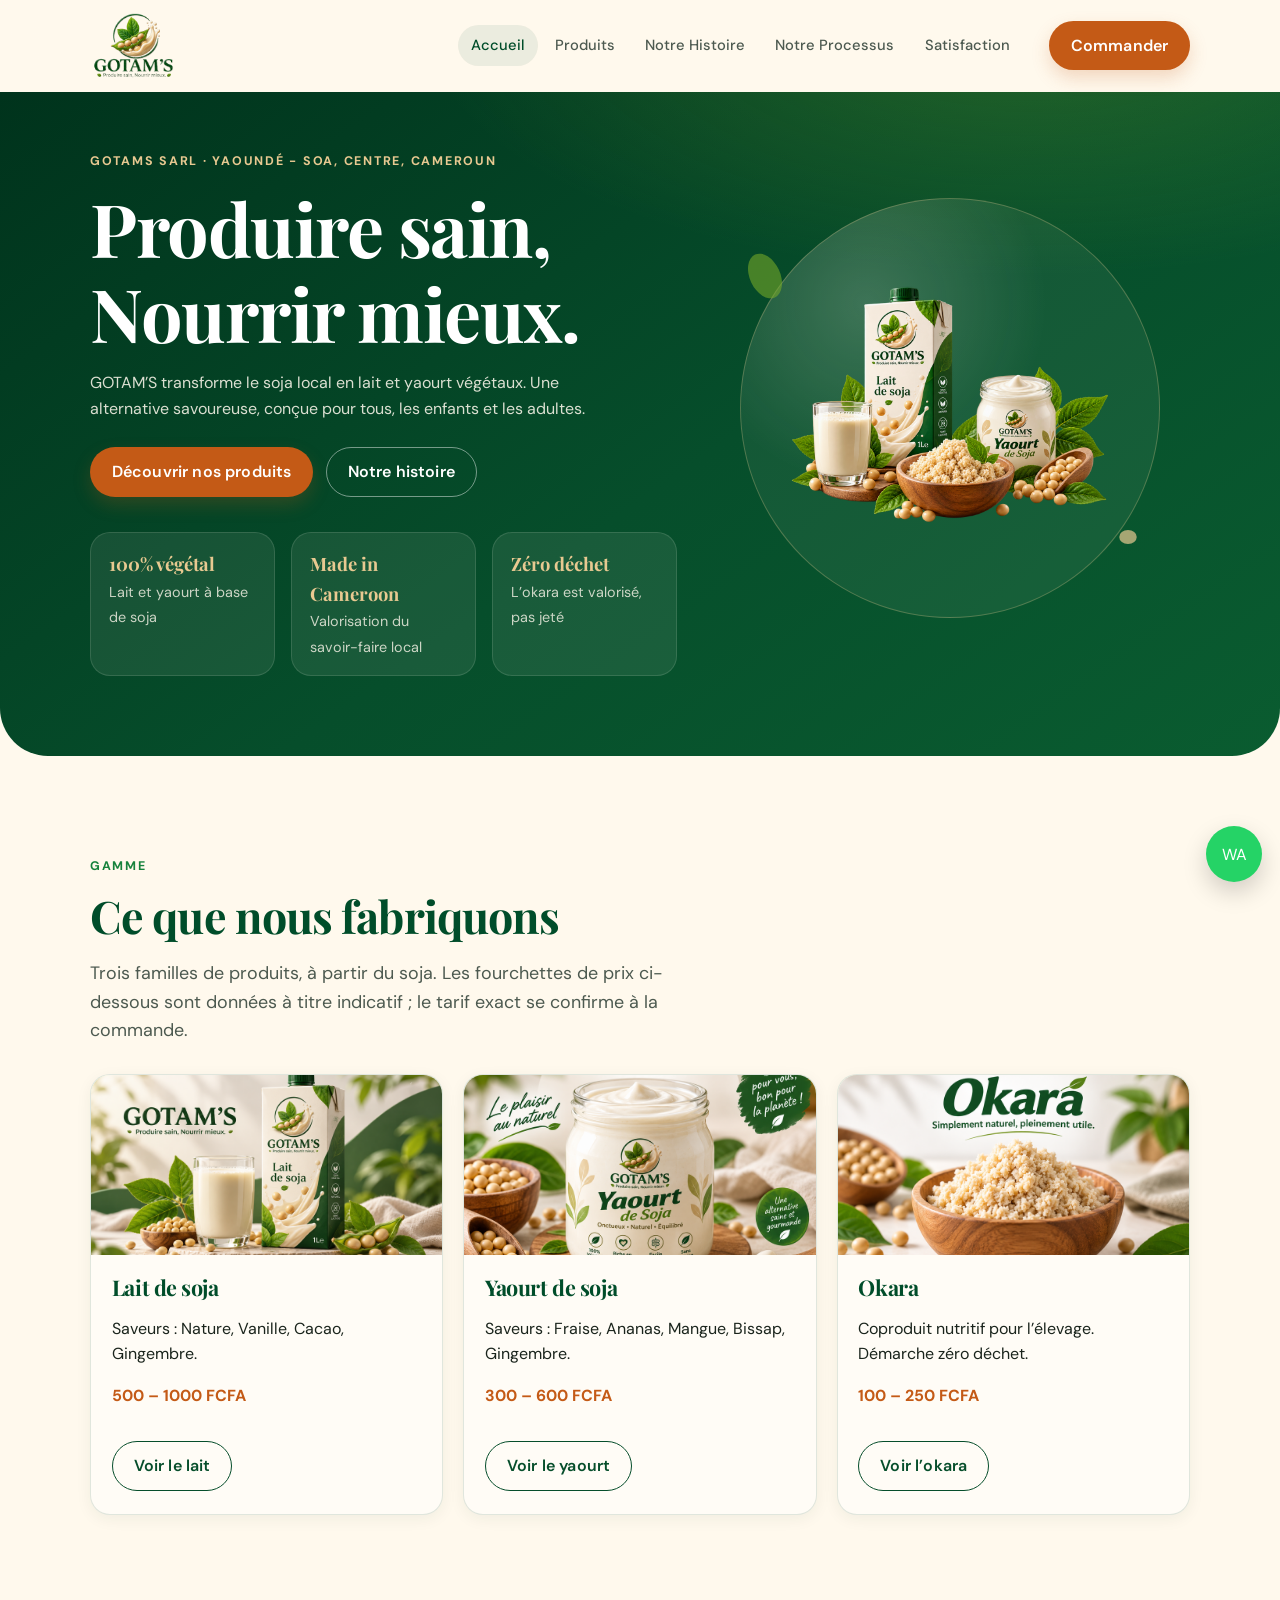
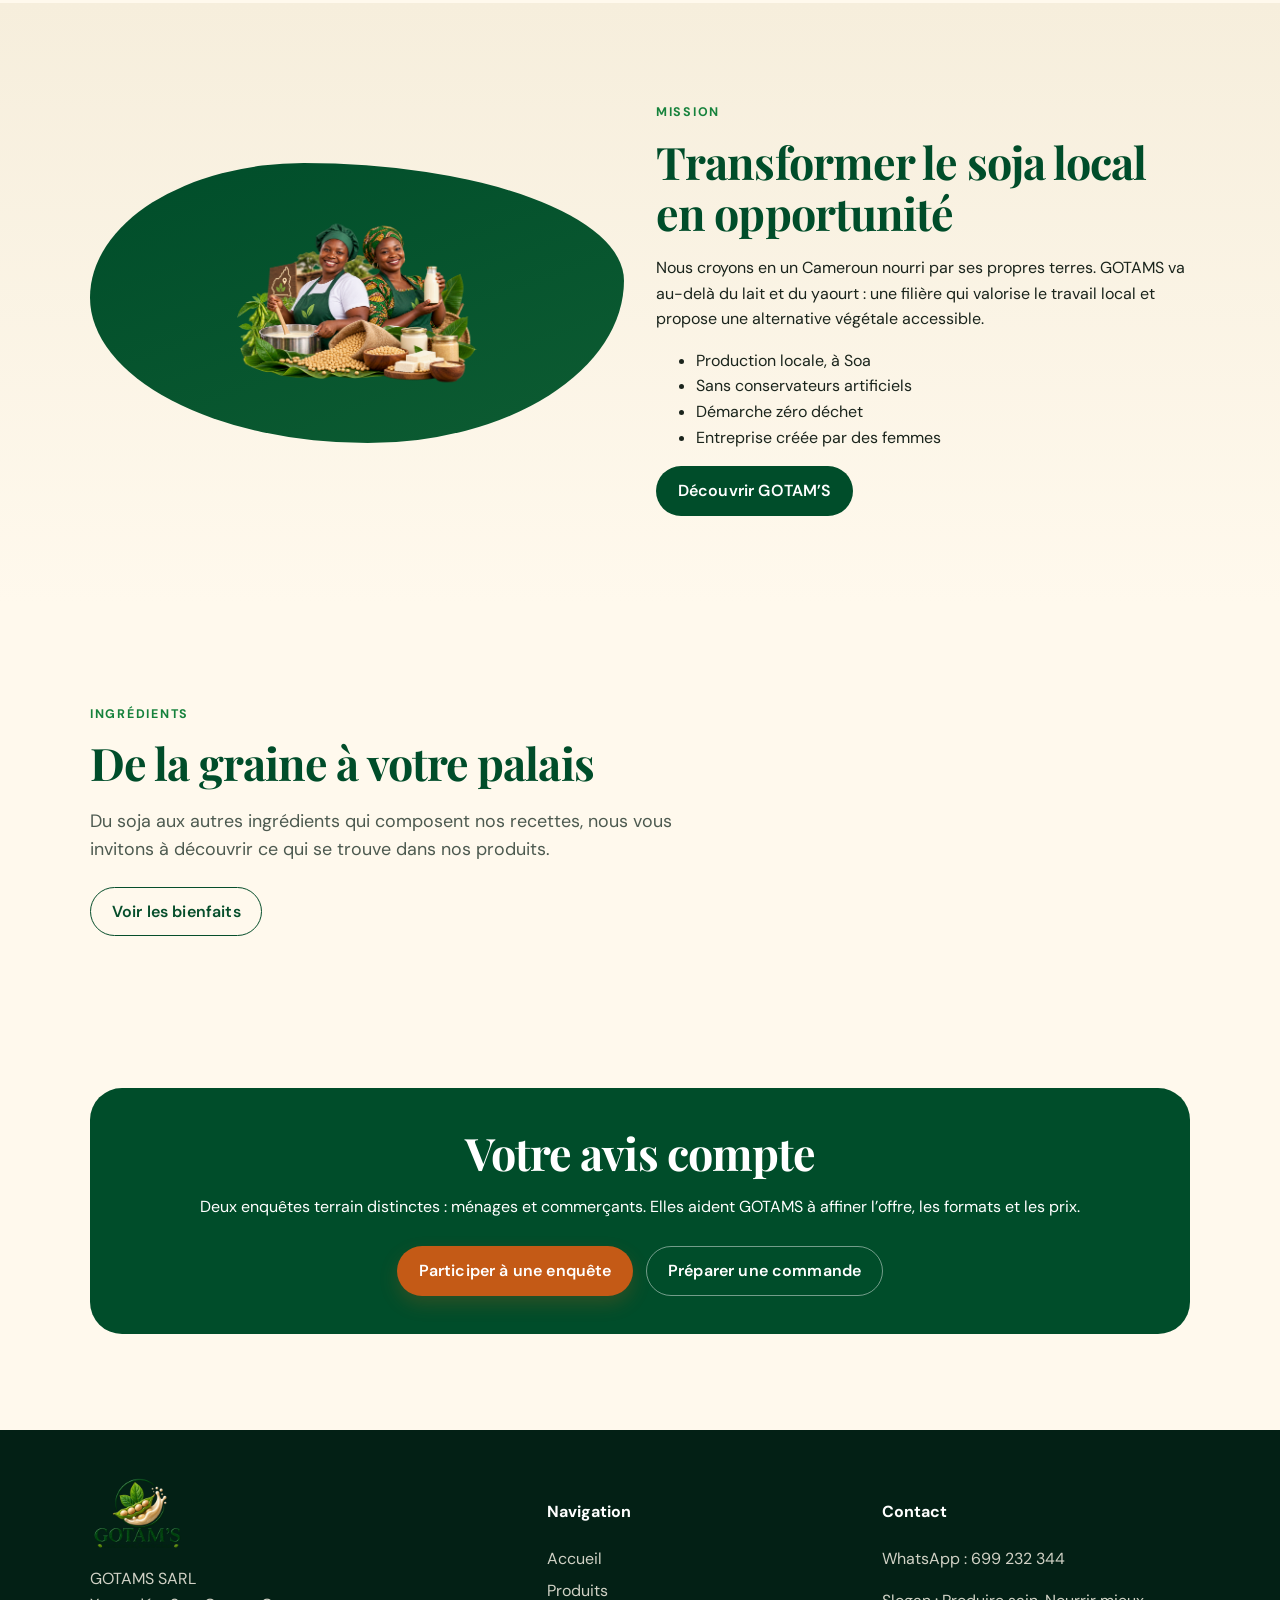
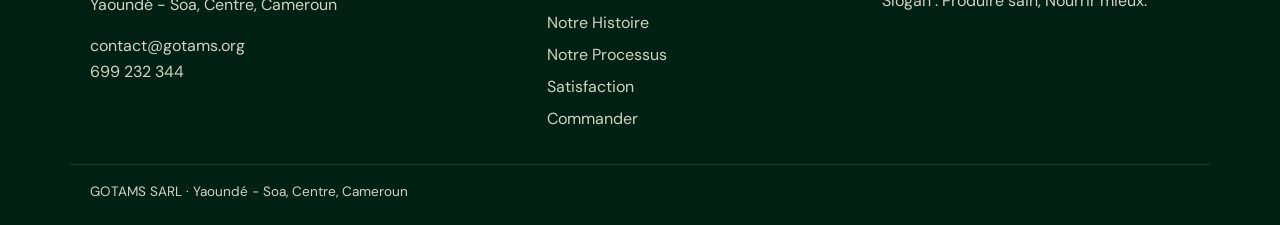
<file: index.html>
﻿<!doctype html>
<html lang="fr">
  <head>
    <meta charset="utf-8" />
    <meta name="viewport" content="width=device-width, initial-scale=1" />
    <title>GOTAM'S — Produire sain, Nourrir mieux.</title>
    <meta
      name="description"
      content="GOTAMS SARL, à Soa : lait et yaourt végétaux à base de soja, produits locaux au Cameroun."
    />
    <link rel="preconnect" href="https://fonts.googleapis.com" />
    <link rel="preconnect" href="https://fonts.gstatic.com" crossorigin />
    <link
      href="https://fonts.googleapis.com/css2?family=DM+Sans:ital,opsz,wght@0,9..40,400;0,9..40,500;0,9..40,600;0,9..40,700;1,9..40,400&family=Playfair+Display:wght@600;700&display=swap"
      rel="stylesheet"
    />
    <link rel="stylesheet" href="accueil/accueil.css" />
  </head>
  <body>
    <a class="skip-link" href="#contenu">Aller au contenu</a>
    <div class="page-progress" id="page-progress"></div>
    <header class="site-header">
      <div class="header-inner">
        <a class="brand" href="index.html">
          <img
            src="assets/images/logo/logo.png"
            alt="GOTAM'S — Produire sain, Nourrir mieux."
          />
        </a>
        <nav class="nav-desktop" aria-label="Navigation principale">
          <a class="is-active" href="index.html">Accueil</a>
          <a href="pages/nos-produits/nos-produits.html">Produits</a>
          <a href="pages/notre-histoire/notre-histoire.html">Notre Histoire</a>
          <a href="pages/notre-processus/notre-processus.html"
            >Notre Processus</a
          >
          <a href="pages/satisfaction/satisfaction.html">Satisfaction</a>
        </nav>
        <a class="btn btn-accent" href="pages/commander/commander.html"
          >Commander</a
        >
        <button
          class="nav-toggle"
          type="button"
          aria-label="Ouvrir le menu"
          aria-expanded="false"
        >
          <span></span><span></span><span></span>
        </button>
      </div>
    </header>
    <nav class="nav-mobile" aria-label="Navigation mobile">
      <a class="is-active" href="index.html">Accueil</a>
      <a href="pages/nos-produits/nos-produits.html">Produits</a>
      <a href="pages/notre-histoire/notre-histoire.html">Notre Histoire</a>
      <a href="pages/notre-processus/notre-processus.html">Notre Processus</a>
      <a href="pages/satisfaction/satisfaction.html">Satisfaction</a>
      <a class="btn btn-accent" href="pages/commander/commander.html"
        >Commander maintenant</a
      >
    </nav>

    <main id="contenu">
      <section class="hero hero-dark">
        <div class="container hero-grid">
          <div class="hero-copy">
            <p class="eyebrow" style="color: #e8c991">
              GOTAMS SARL · Yaoundé - Soa, Centre, Cameroun
            </p>
            <h1>Produire sain,<br />Nourrir mieux.</h1>
            <p>
              GOTAM’S transforme le soja local en lait et yaourt végétaux. Une
              alternative savoureuse, conçue pour tous, les enfants et les
              adultes.
            </p>
            <div class="hero-actions">
              <a
                class="btn btn-accent"
                href="pages/nos-produits/nos-produits.html"
                >Découvrir nos produits</a
              >
              <a
                class="btn btn-ghost"
                href="pages/notre-histoire/notre-histoire.html"
                >Notre histoire</a
              >
            </div>
            <div class="proof-row">
              <div class="proof">
                <strong>100% végétal</strong
                ><span>Lait et yaourt à base de soja</span>
              </div>
              <div class="proof">
                <strong>Made in Cameroon</strong
                ><span>Valorisation du savoir-faire local</span>
              </div>
              <div class="proof">
                <strong>Zéro déchet</strong
                ><span>L’okara est valorisé, pas jeté</span>
              </div>
            </div>
          </div>
          <div class="hero-visual" aria-hidden="true">
            <svg class="leaf-float" viewBox="0 0 64 64" fill="none">
              <ellipse
                cx="32"
                cy="32"
                rx="18"
                ry="28"
                fill="#75A928"
                opacity=".85"
                transform="rotate(-25 32 32)"
              />
            </svg>
            <div class="hero-orb">
              <img
                src="assets/images/produits/gamme-gotams.png"
                alt="Bouteille de lait de soja, pot de yaourt de soja et okara GOTAM'S"
              />
            </div>
            <svg class="seed-float" viewBox="0 0 32 32">
              <ellipse cx="16" cy="16" rx="10" ry="8" fill="#E8C991" />
            </svg>
          </div>
        </div>
      </section>

      <section class="section">
        <div class="container">
          <p class="eyebrow reveal">Gamme</p>
          <h2 class="reveal">Ce que nous fabriquons</h2>
          <p class="lead reveal">
            Trois familles de produits, à partir du soja. Les fourchettes de
            prix ci-dessous sont données à titre indicatif ; le tarif exact se
            confirme à la commande.
          </p>
          <div class="grid-3" style="margin-top: 1.8rem">
            <article class="card product-card reveal">
              <div class="product-media">
                <img
                  src="assets/images/produits/lait-ad.png"
                  alt="Lait de soja GOTAM'S"
                  style="
                    position: absolute;
                    inset: 0;
                    width: 100%;
                    height: 100%;
                    object-fit: cover;
                  "
                />
              </div>
              <div class="product-body">
                <h3>Lait de soja</h3>
                <p>Saveurs : Nature, Vanille, Cacao, Gingembre.</p>
                <p class="price">500 – 1000 FCFA</p>
                <a
                  class="btn btn-outline"
                  href="pages/nos-produits/nos-produits.html#lait"
                  style="margin-top: 1rem"
                  >Voir le lait</a
                >
              </div>
            </article>
            <article class="card product-card reveal">
              <div class="product-media">
                <span class="badge">Nouveau</span>
                <img
                  src="assets/images/produits/yaourt-jar.png"
                  alt="Yaourt de soja GOTAM'S"
                  style="
                    position: absolute;
                    inset: 0;
                    width: 100%;
                    height: 100%;
                    object-fit: cover;
                  "
                />
              </div>
              <div class="product-body">
                <h3>Yaourt de soja</h3>
                <p>Saveurs : Fraise, Ananas, Mangue, Bissap, Gingembre.</p>
                <p class="price">300 – 600 FCFA</p>
                <a
                  class="btn btn-outline"
                  href="pages/nos-produits/nos-produits.html#yaourt"
                  style="margin-top: 1rem"
                  >Voir le yaourt</a
                >
              </div>
            </article>
            <article class="card product-card reveal">
              <div class="product-media">
                <img
                  src="assets/images/produits/okara-ad.png"
                  alt="Okara GOTAM'S"
                  style="
                    position: absolute;
                    inset: 0;
                    width: 100%;
                    height: 100%;
                    object-fit: cover;
                  "
                />
              </div>
              <div class="product-body">
                <h3>Okara</h3>
                <p>Coproduit nutritif pour l’élevage. Démarche zéro déchet.</p>
                <p class="price">100 – 250 FCFA</p>
                <a
                  class="btn btn-outline"
                  href="pages/nos-produits/nos-produits.html#okara"
                  style="margin-top: 1rem"
                  >Voir l’okara</a
                >
              </div>
            </article>
          </div>
        </div>
      </section>

      <section
        class="section"
        style="background: linear-gradient(180deg, #f6eedc, transparent)"
      >
        <div class="container split">
          <div class="organic-panel reveal">
            <img
              src="assets/images/equipe/femmes-soja.png"
              alt="Deux femmes de GOTAM'S préparant le lait de soja"
            />
          </div>
          <div class="reveal">
            <p class="eyebrow">Mission</p>
            <h2>Transformer le soja local en opportunité</h2>
            <p>
              Nous croyons en un Cameroun nourri par ses propres terres. GOTAMS
              va au-delà du lait et du yaourt : une filière qui valorise le
              travail local et propose une alternative végétale accessible.
            </p>
            <ul>
              <li>Production locale, à Soa</li>
              <li>Sans conservateurs artificiels</li>
              <li>Démarche zéro déchet</li>
              <li>Entreprise créée par des femmes</li>
            </ul>
            <a
              class="btn btn-primary"
              href="pages/notre-histoire/notre-histoire.html"
              >Découvrir GOTAM’S</a
            >
          </div>
        </div>
      </section>

      <section class="section">
        <div class="container">
          <p class="eyebrow reveal">Ingrédients</p>
          <h2 class="reveal">De la graine à votre palais</h2>
          <p class="lead reveal">
            Du soja aux autres ingrédients qui composent nos recettes, nous
            vous invitons à découvrir ce qui se trouve dans nos produits.
          </p>
          <p style="margin-top: 1.4rem">
            <a
              class="btn btn-outline"
              href="pages/notre-processus/notre-processus.html#ingredients"
              >Voir les bienfaits</a
            >
          </p>
        </div>
      </section>

      <section class="section-tight">
        <div class="container">
          <div class="cta-band reveal">
            <h2>Votre avis compte</h2>
            <p>
              Deux enquêtes terrain distinctes : ménages et commerçants. Elles
              aident GOTAMS à affiner l’offre, les formats et les prix.
            </p>
            <div class="hero-actions" style="justify-content: center">
              <a
                class="btn btn-accent"
                href="pages/satisfaction/satisfaction.html"
                >Participer à une enquête</a
              >
              <a class="btn btn-ghost" href="pages/commander/commander.html"
                >Préparer une commande</a
              >
            </div>
          </div>
        </div>
      </section>
    </main>

    <footer class="site-footer">
      <div class="container footer-grid">
        <div class="footer-brand">
          <img src="assets/images/logo/logo.png" alt="GOTAM'S" />
          <p>GOTAMS SARL<br />Yaoundé - Soa, Centre, Cameroun</p>
          <p>
            <a href="mailto:contact@gotams.org">contact@gotams.org</a><br />
            <a href="https://wa.me/237699232344">699 232 344</a>
          </p>
        </div>
        <div>
          <h4>Navigation</h4>
          <div class="footer-links">
            <a href="index.html">Accueil</a>
            <a href="pages/nos-produits/nos-produits.html">Produits</a>
            <a href="pages/notre-histoire/notre-histoire.html"
              >Notre Histoire</a
            >
            <a href="pages/notre-processus/notre-processus.html"
              >Notre Processus</a
            >
            <a href="pages/satisfaction/satisfaction.html">Satisfaction</a>
            <a href="pages/commander/commander.html">Commander</a>
          </div>
        </div>
        <div>
          <h4>Contact</h4>
          <p>WhatsApp : <a href="https://wa.me/237699232344">699 232 344</a></p>
          <p>Slogan : Produire sain, Nourrir mieux.</p>
        </div>
      </div>
      <div class="container footer-bottom">
        GOTAMS SARL · Yaoundé - Soa, Centre, Cameroun
      </div>
    </footer>
    <a
      class="wa-fab"
      href="https://wa.me/237699232344"
      aria-label="Écrire sur WhatsApp"
      >WA</a
    >
    <div class="toast" id="toast" role="status"></div>
    <script src="assets/js/global.js"></script>
    <script src="pages/satisfaction/satisfaction.js"></script>
  </body>
</html>
</file>
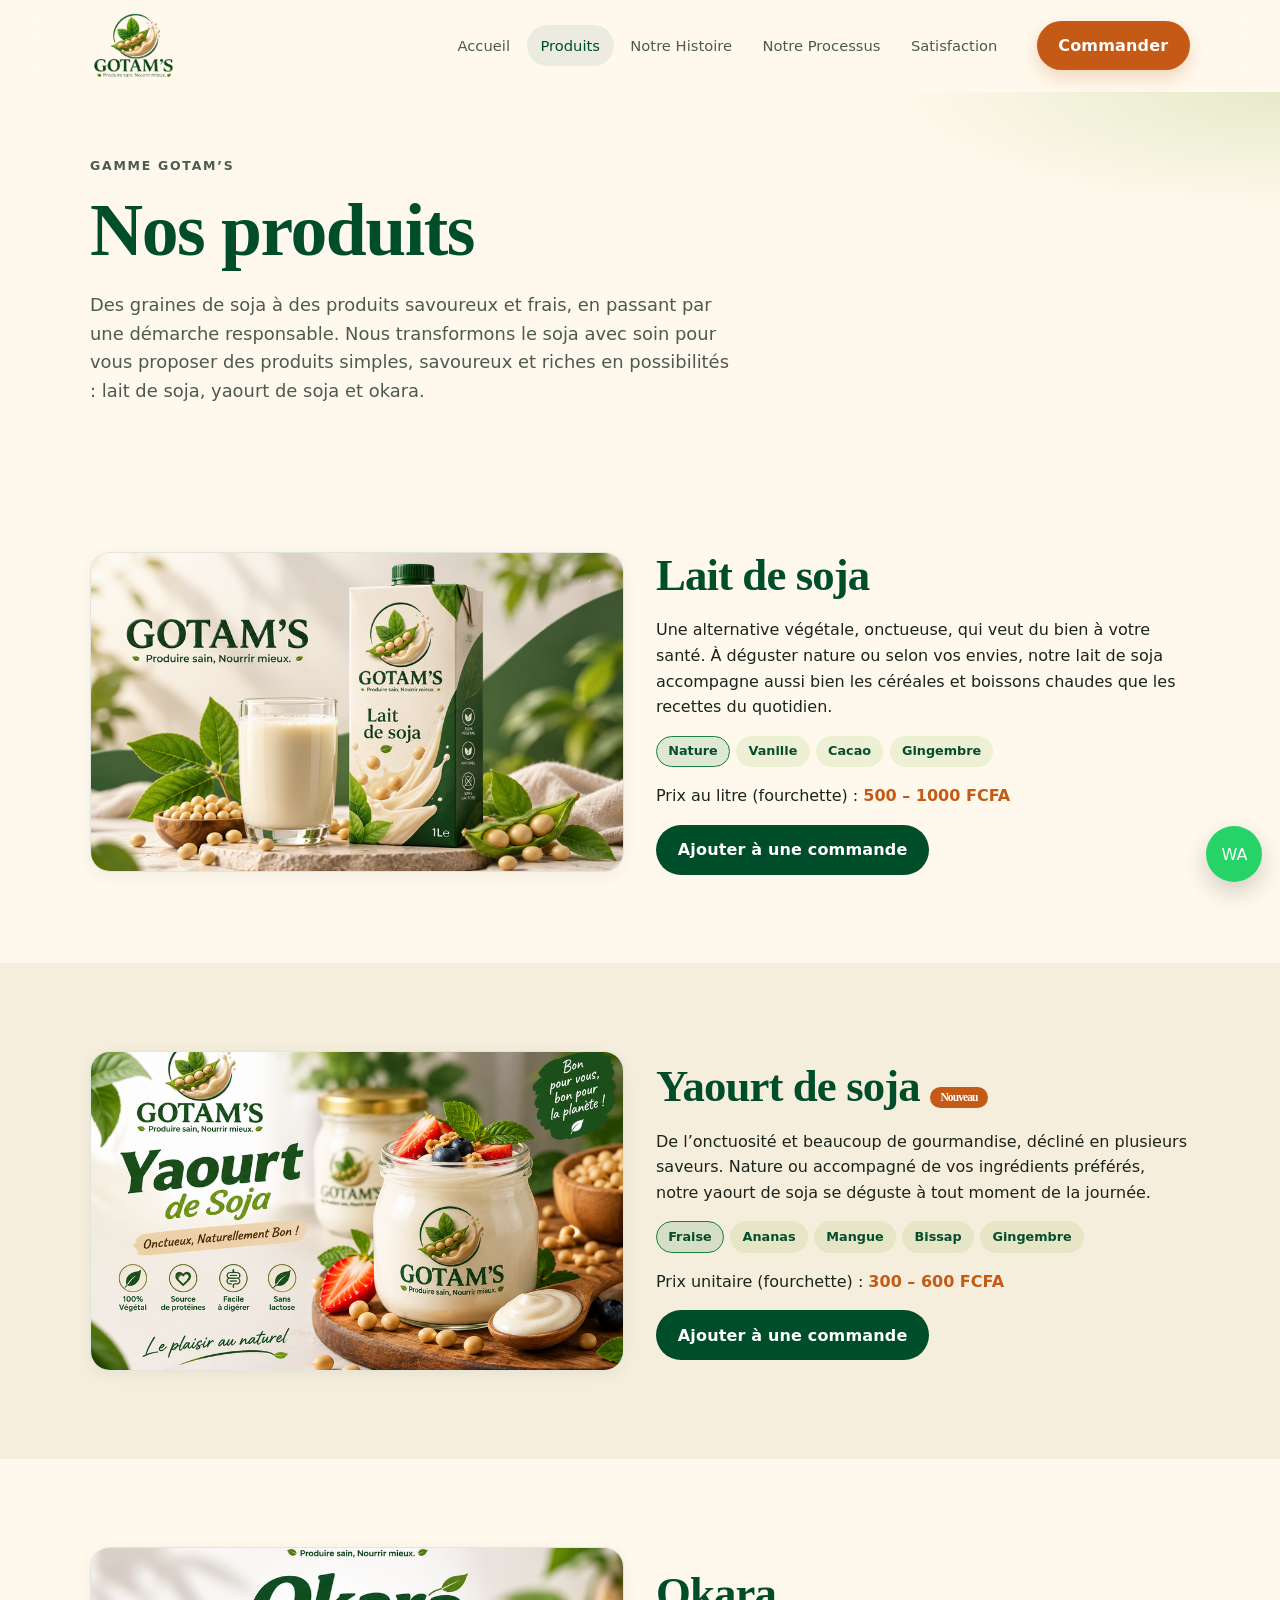
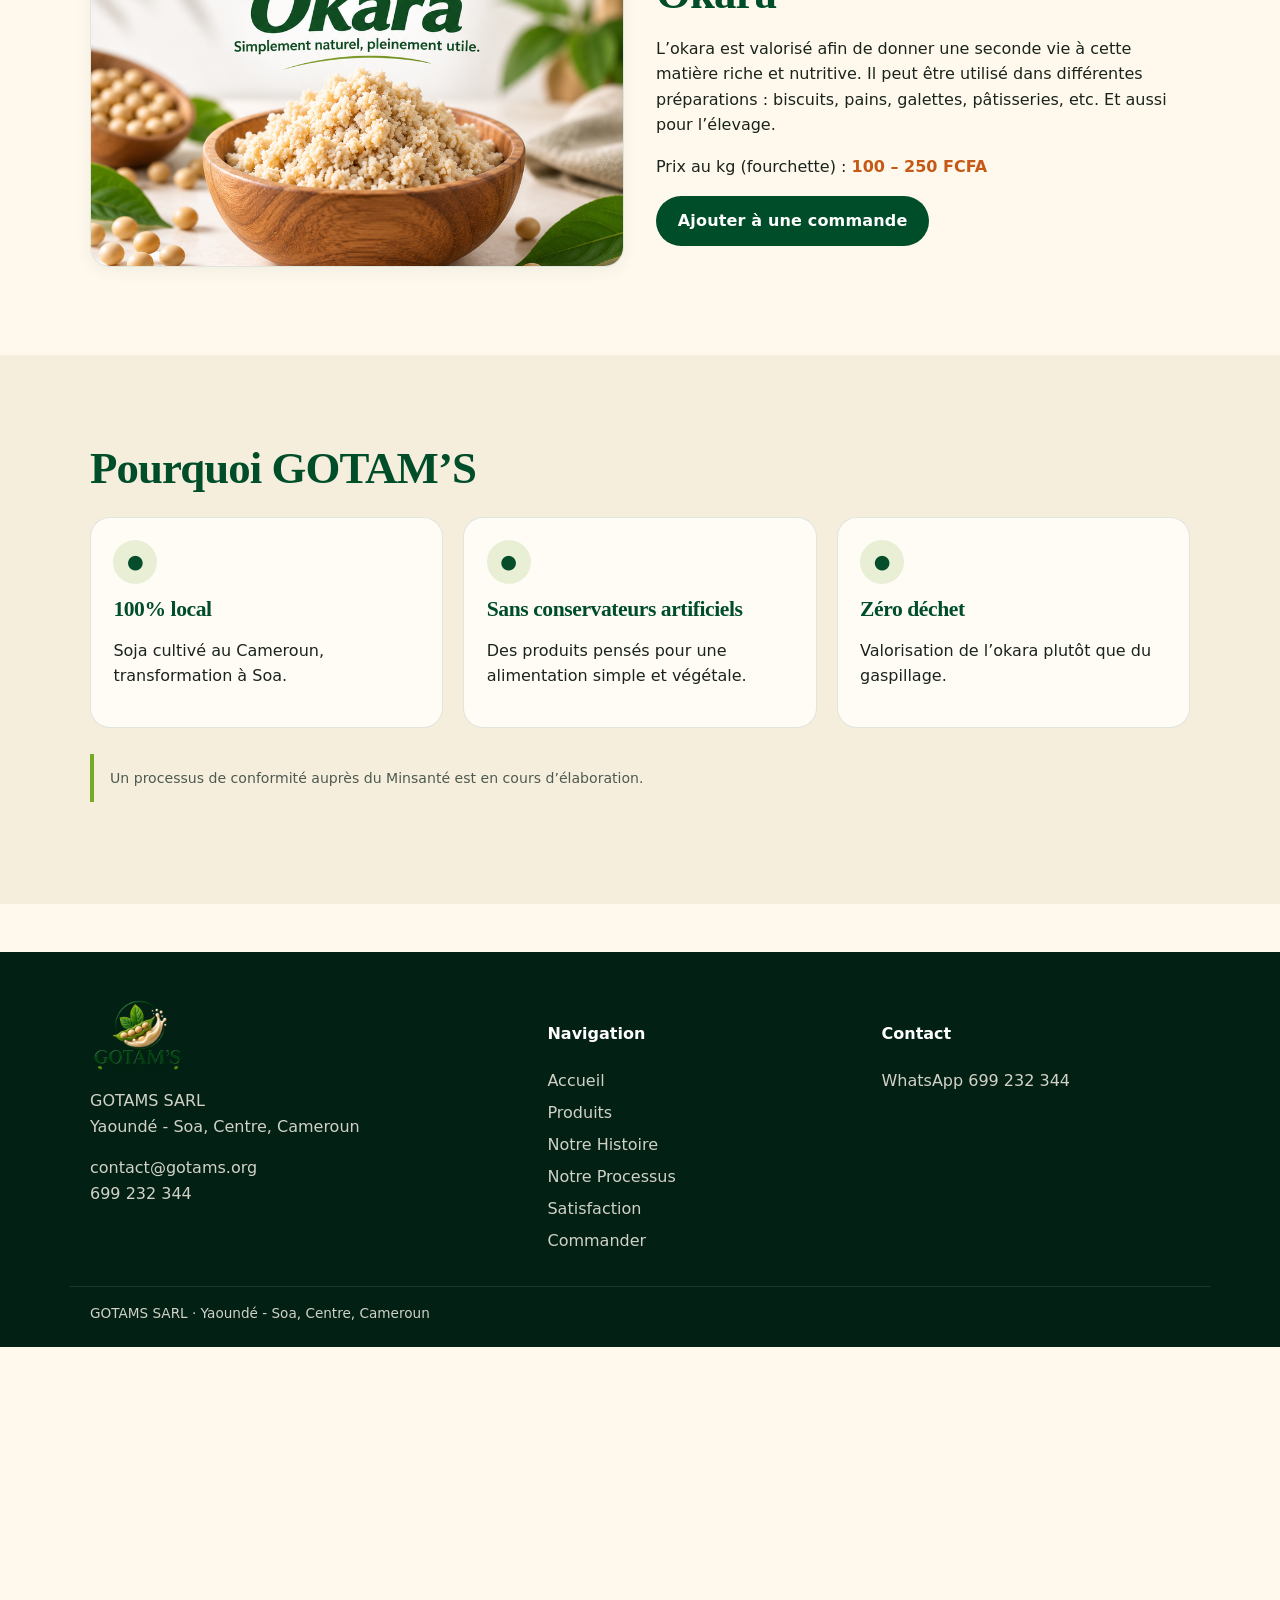
<file: pages/agro-premium-organic/agro-premium-organic.html>
<!DOCTYPE html>
<html lang="fr">
<head>
  <meta charset="utf-8">
  <meta http-equiv="refresh" content="0; url=../nos-produits/nos-produits.html">
  <meta name="viewport" content="width=device-width, initial-scale=1">
  <title>Agro Premium Organic — GOTAM'S</title>
  <link rel="stylesheet" href="agro-premium-organic.css">
</head>
<body>
  <p><a href="../nos-produits/nos-produits.html">Voir nos produits</a></p>
  <script src="agro-premium-organic.js"></script>
</body>
</html>
</file>
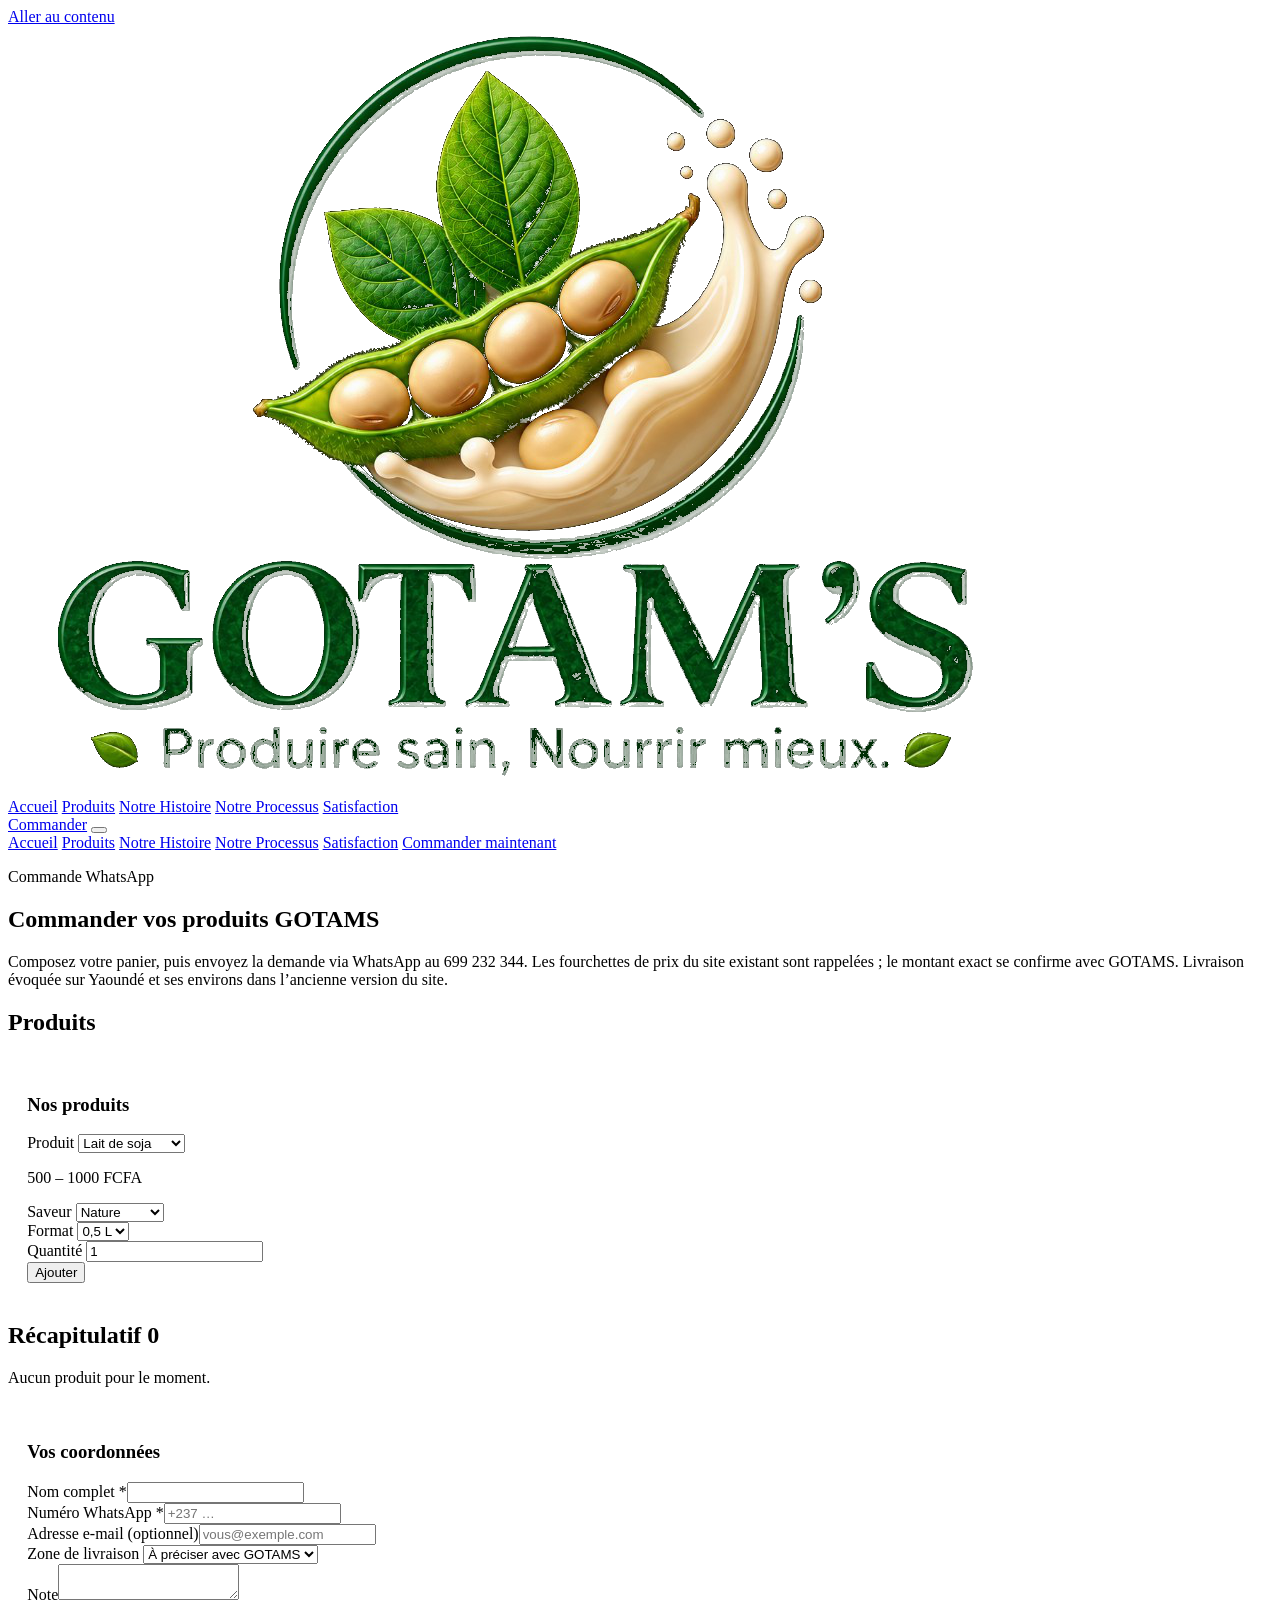
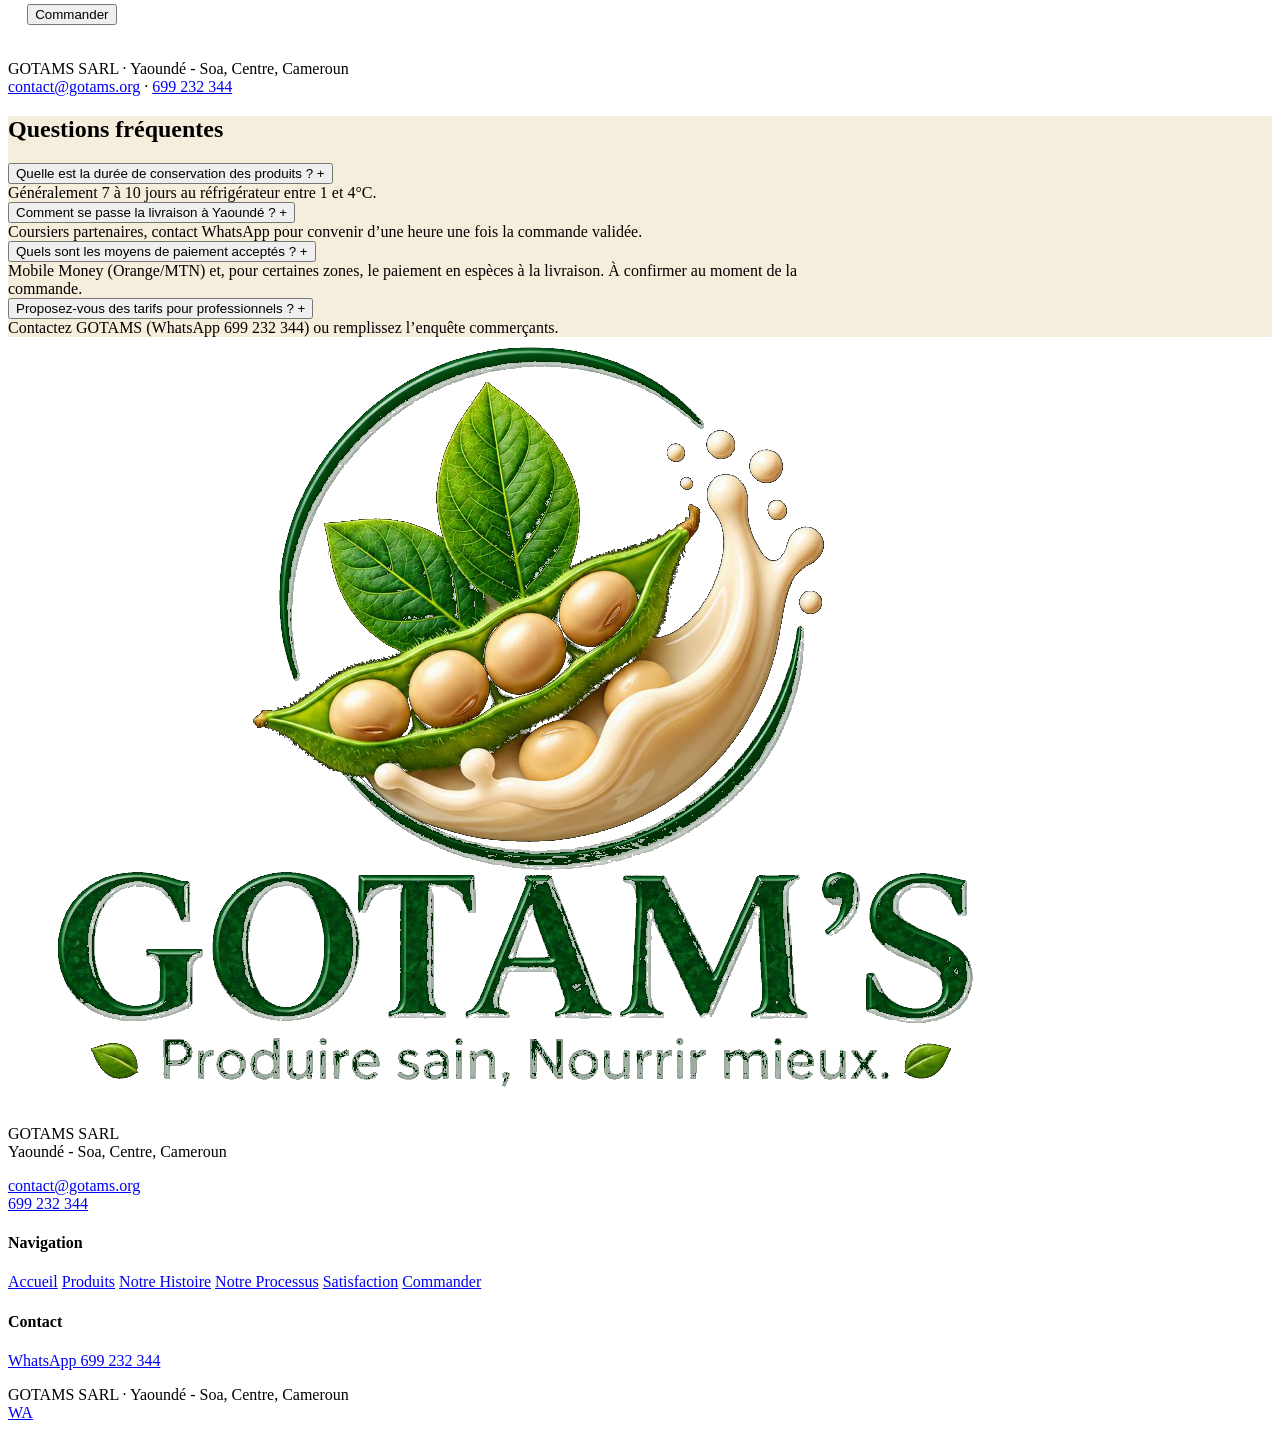
<file: pages/commander/commander.html>
﻿<!doctype html>
<html lang="fr">
  <head>
    <meta charset="utf-8" />
    <meta name="viewport" content="width=device-width, initial-scale=1" />
    <title>Commander — GOTAM’S</title>
    <link rel="preconnect" href="https://fonts.googleapis.com" />
    <link rel="preconnect" href="https://fonts.gstatic.com" crossorigin />
    <link
      href="https://fonts.googleapis.com/css2?family=DM+Sans:ital,opsz,wght@0,9..40,400;0,9..40,500;0,9..40,600;0,9..40,700;1,9..40,400&family=Playfair+Display:wght@600;700&display=swap"
      rel="stylesheet"
    />
    <link rel="stylesheet" href="commander.css" />
  </head>
  <body>
    <a class="skip-link" href="#contenu">Aller au contenu</a>
    <div class="page-progress" id="page-progress"></div>
    <header class="site-header">
      <div class="header-inner">
        <a class="brand" href="../../index.html"
          ><img
            src="../../assets/images/logo/logo.png"
            alt="GOTAM'S — Produire sain, Nourrir mieux."
        /></a>
        <nav class="nav-desktop" aria-label="Navigation principale">
          <a href="../../index.html">Accueil</a>
          <a href="../nos-produits/nos-produits.html">Produits</a>
          <a href="../notre-histoire/notre-histoire.html">Notre Histoire</a>
          <a href="../notre-processus/notre-processus.html">Notre Processus</a>
          <a href="../satisfaction/satisfaction.html">Satisfaction</a>
        </nav>
        <a class="btn btn-accent" href="../commander/commander.html"
          >Commander</a
        >
        <button
          class="nav-toggle"
          type="button"
          aria-label="Ouvrir le menu"
          aria-expanded="false"
        >
          <span></span><span></span><span></span>
        </button>
      </div>
    </header>
    <nav class="nav-mobile" aria-label="Navigation mobile">
      <a href="../../index.html">Accueil</a>
      <a href="../nos-produits/nos-produits.html">Produits</a>
      <a href="../notre-histoire/notre-histoire.html">Notre Histoire</a>
      <a href="../notre-processus/notre-processus.html">Notre Processus</a>
      <a href="../satisfaction/satisfaction.html">Satisfaction</a>
      <a class="btn btn-accent" href="../commander/commander.html"
        >Commander maintenant</a
      >
    </nav>

    <main id="contenu">
      <section class="page-hero">
        <div class="container">
          <p class="eyebrow">Commande WhatsApp</p>
          <h1>Commander vos produits GOTAMS</h1>
          <p class="lead">
            Composez votre panier, puis envoyez la demande via WhatsApp au 699
            232 344. Les fourchettes de prix du site existant sont rappelées ;
            le montant exact se confirme avec GOTAMS. Livraison évoquée sur
            Yaoundé et ses environs dans l’ancienne version du site.
          </p>
        </div>
      </section>

      <section class="section">
        <div class="container cart-layout">
          <div>
            <h2>Produits</h2>
            <form
              class="card"
              style="padding: 1.2rem"
              data-add-product="boisson"
            >
              <h3>Nos produits</h3>
              <div class="field">
                <label for="boisson-produit">Produit</label>
                <select class="select" id="boisson-produit" name="produit">
                  <option value="lait">Lait de soja</option>
                  <option value="yaourt">Yaourt de soja</option>
                  <option value="okara">Okara</option>
                </select>
              </div>
              <p class="price" id="boisson-price">500 – 1000 FCFA</p>
              <div class="field">
                <label for="boisson-flavor" id="boisson-flavor-label"
                  >Saveur</label
                >
                <select class="select" id="boisson-flavor" name="flavor"></select>
              </div>
              <div class="field">
                <label for="boisson-format">Format</label>
                <select class="select" id="boisson-format" name="format"></select>
              </div>
              <div class="field" id="boisson-qty-field">
                <label for="boisson-qty">Quantité</label>
                <input
                  class="input"
                  id="boisson-qty"
                  name="qty"
                  type="number"
                  min="1"
                  value="1"
                />
              </div>
              <button class="btn btn-primary" type="submit">Ajouter</button>
            </form>
          </div>
          <aside>
            <h2>Récapitulatif <span id="cart-count">0</span></h2>
            <p id="cart-empty">Aucun produit pour le moment.</p>
            <ul
              id="cart-list"
              style="list-style: none; padding: 0; margin: 0"
            ></ul>
            <form
              class="card"
              id="order-form"
              style="padding: 1.2rem; margin-top: 1rem"
            >
              <h3>Vos coordonnées</h3>
              <div class="field">
                <label for="nom">Nom complet <span class="req">*</span></label
                ><input class="input" id="nom" name="nom" required />
              </div>
              <div class="field">
                <label for="whatsapp"
                  >Numéro WhatsApp <span class="req">*</span></label
                ><input
                  class="input"
                  id="whatsapp"
                  name="whatsapp"
                  placeholder="+237 …"
                  required
                />
              </div>
              <div class="field">
                <label for="email">Adresse e-mail (optionnel)</label
                ><input
                  class="input"
                  id="email"
                  name="email"
                  type="email"
                  placeholder="vous@exemple.com"
                />
              </div>
              <div class="field">
                <label for="zone">Zone de livraison</label>
                <select class="select" id="zone" name="zone">
                  <option value="">À préciser avec GOTAMS</option>
                  <option>Centre Ville</option>
                  <option>Bastos</option>
                  <option>Omnisports</option>
                  <option>Biyem-Assi</option>
                  <option>Soa</option>
                  <option>Autre</option>
                </select>
              </div>
              <div class="field">
                <label for="note">Note</label
                ><textarea class="textarea" id="note" name="note"></textarea>
              </div>
              <button class="btn btn-accent" type="submit">
                Commander
              </button>
            </form>
            <div class="note" style="margin-top: 1rem">
              GOTAMS SARL · Yaoundé - Soa, Centre, Cameroun<br />
              <a href="mailto:contact@gotams.org">contact@gotams.org</a> ·
              <a href="https://wa.me/237699232344">699 232 344</a>
            </div>
          </aside>
        </div>
      </section>

      <section class="section" style="background: #f6eedc">
        <div class="container" style="max-width: 800px">
          <h2>Questions fréquentes</h2>
          <div class="faq-item">
            <button type="button" aria-expanded="false">
              Quelle est la durée de conservation des produits ? <span>+</span>
            </button>
            <div class="faq-body">
              Généralement 7 à 10 jours au réfrigérateur entre 1 et 4°C.
            </div>
          </div>
          <div class="faq-item">
            <button type="button" aria-expanded="false">
              Comment se passe la livraison à Yaoundé ? <span>+</span>
            </button>
            <div class="faq-body">
              Coursiers partenaires, contact WhatsApp pour convenir d’une
              heure une fois la commande validée.
            </div>
          </div>
          <div class="faq-item">
            <button type="button" aria-expanded="false">
              Quels sont les moyens de paiement acceptés ? <span>+</span>
            </button>
            <div class="faq-body">
              Mobile Money (Orange/MTN) et, pour certaines zones, le paiement
              en espèces à la livraison. À confirmer au moment de la
              commande.
            </div>
          </div>
          <!-- Masqué en attendant la certification MINSANTE :
          <div class="faq-item">
            <button type="button" aria-expanded="false">
              Vos produits sont-ils certifiés ? <span>+</span>
            </button>
            <div class="faq-body">
              GOTAMS indique viser des procédés d’hygiène et de sécurité
              alimentaire. Les certifications précises (MINSANTE, HACCP, Centre
              Pasteur) doivent être confirmées avant d’être présentées comme
              acquises.
            </div>
          </div>
          -->
          <div class="faq-item">
            <button type="button" aria-expanded="false">
              Proposez-vous des tarifs pour professionnels ? <span>+</span>
            </button>
            <div class="faq-body">
              Contactez GOTAMS (WhatsApp 699 232 344) ou remplissez l’enquête
              commerçants.
            </div>
          </div>
        </div>
      </section>
    </main>

    <footer class="site-footer">
      <div class="container footer-grid">
        <div class="footer-brand">
          <img src="../../assets/images/logo/logo.png" alt="GOTAM'S" />
          <p>GOTAMS SARL<br />Yaoundé - Soa, Centre, Cameroun</p>
          <p>
            <a href="mailto:contact@gotams.org">contact@gotams.org</a><br /><a
              href="https://wa.me/237699232344"
              >699 232 344</a
            >
          </p>
        </div>
        <div>
          <h4>Navigation</h4>
          <div class="footer-links">
            <a href="../../index.html">Accueil</a>
            <a href="../nos-produits/nos-produits.html">Produits</a>
            <a href="../notre-histoire/notre-histoire.html">Notre Histoire</a>
            <a href="../notre-processus/notre-processus.html"
              >Notre Processus</a
            >
            <a href="../satisfaction/satisfaction.html">Satisfaction</a>
            <a href="../commander/commander.html">Commander</a>
          </div>
        </div>
        <div>
          <h4>Contact</h4>
          <p><a href="https://wa.me/237699232344">WhatsApp 699 232 344</a></p>
        </div>
      </div>
      <div class="container footer-bottom">
        GOTAMS SARL · Yaoundé - Soa, Centre, Cameroun
      </div>
    </footer>
    <a
      class="wa-fab"
      href="https://wa.me/237699232344"
      aria-label="Écrire sur WhatsApp"
      >WA</a
    >
    <div class="toast" id="toast" role="status"></div>
    <script src="../../assets/js/global.js"></script>
    <script src="commander.js"></script>
  </body>
</html>
</file>
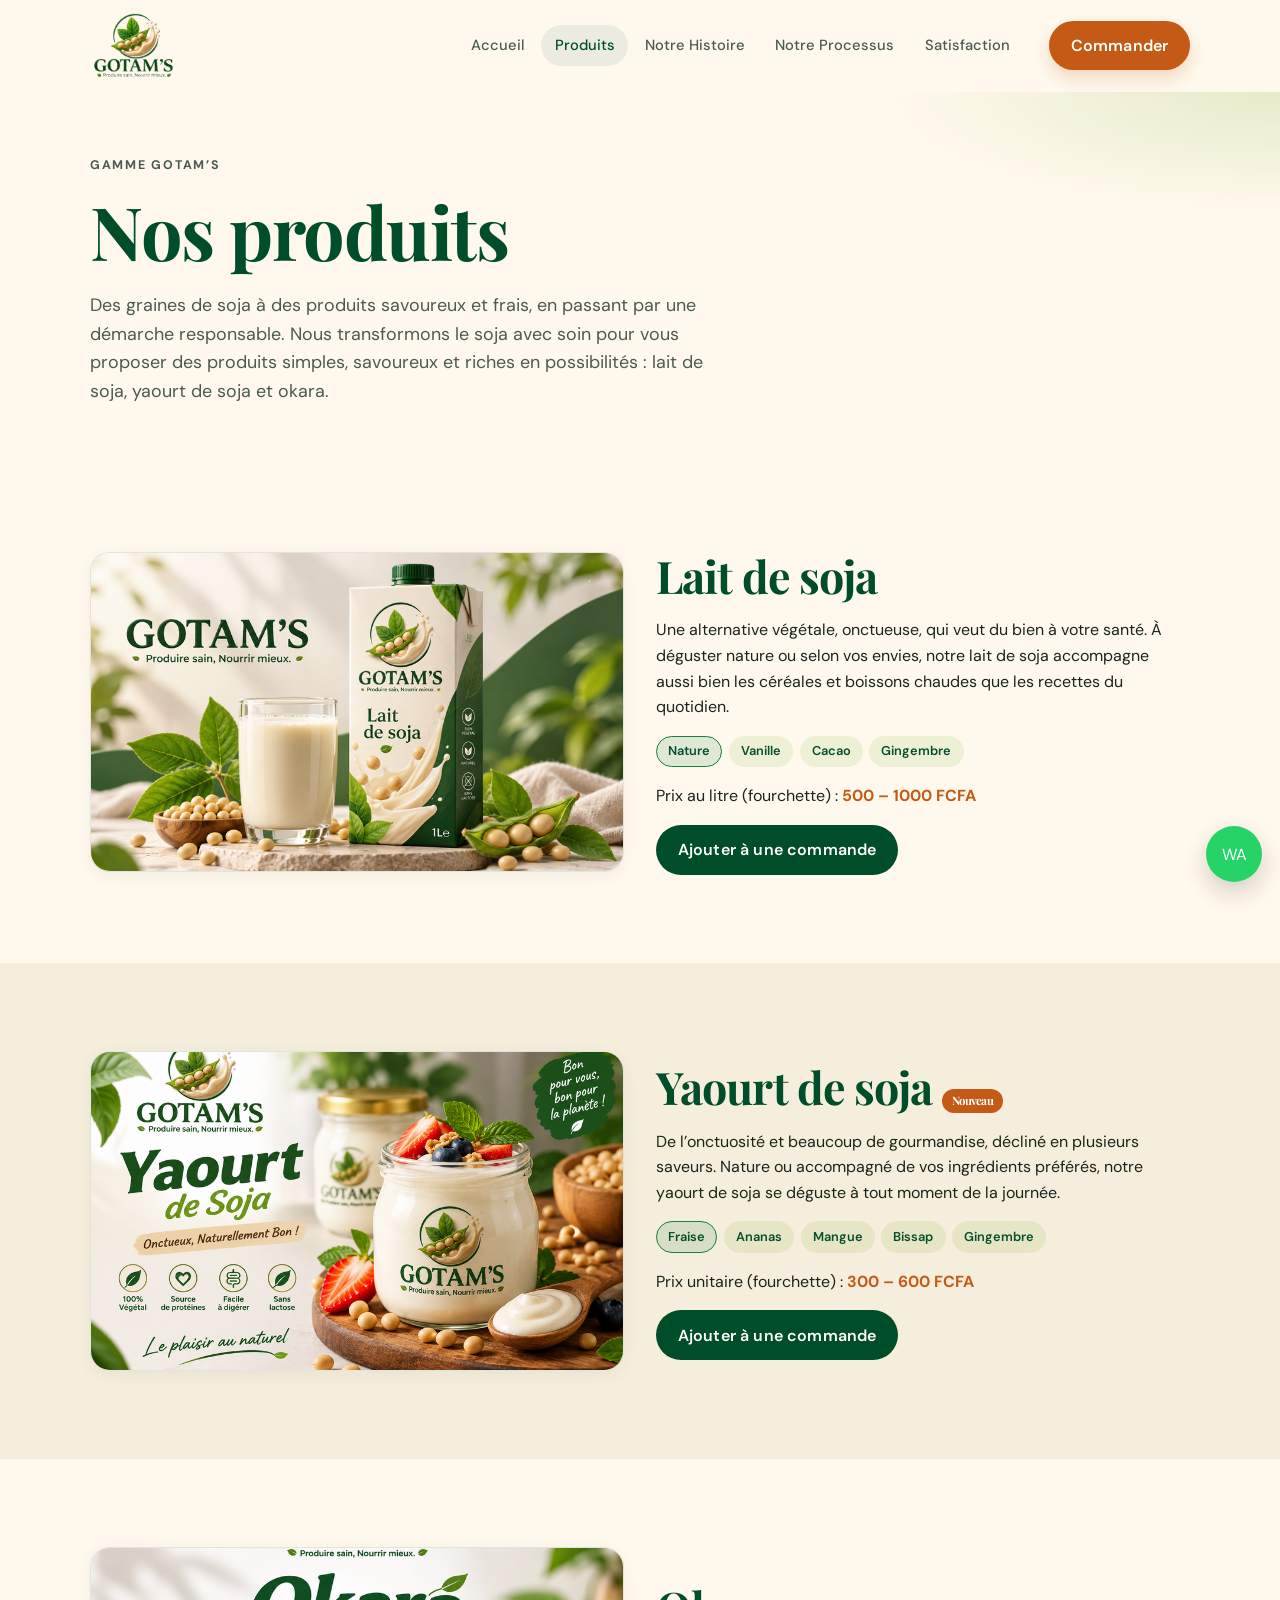
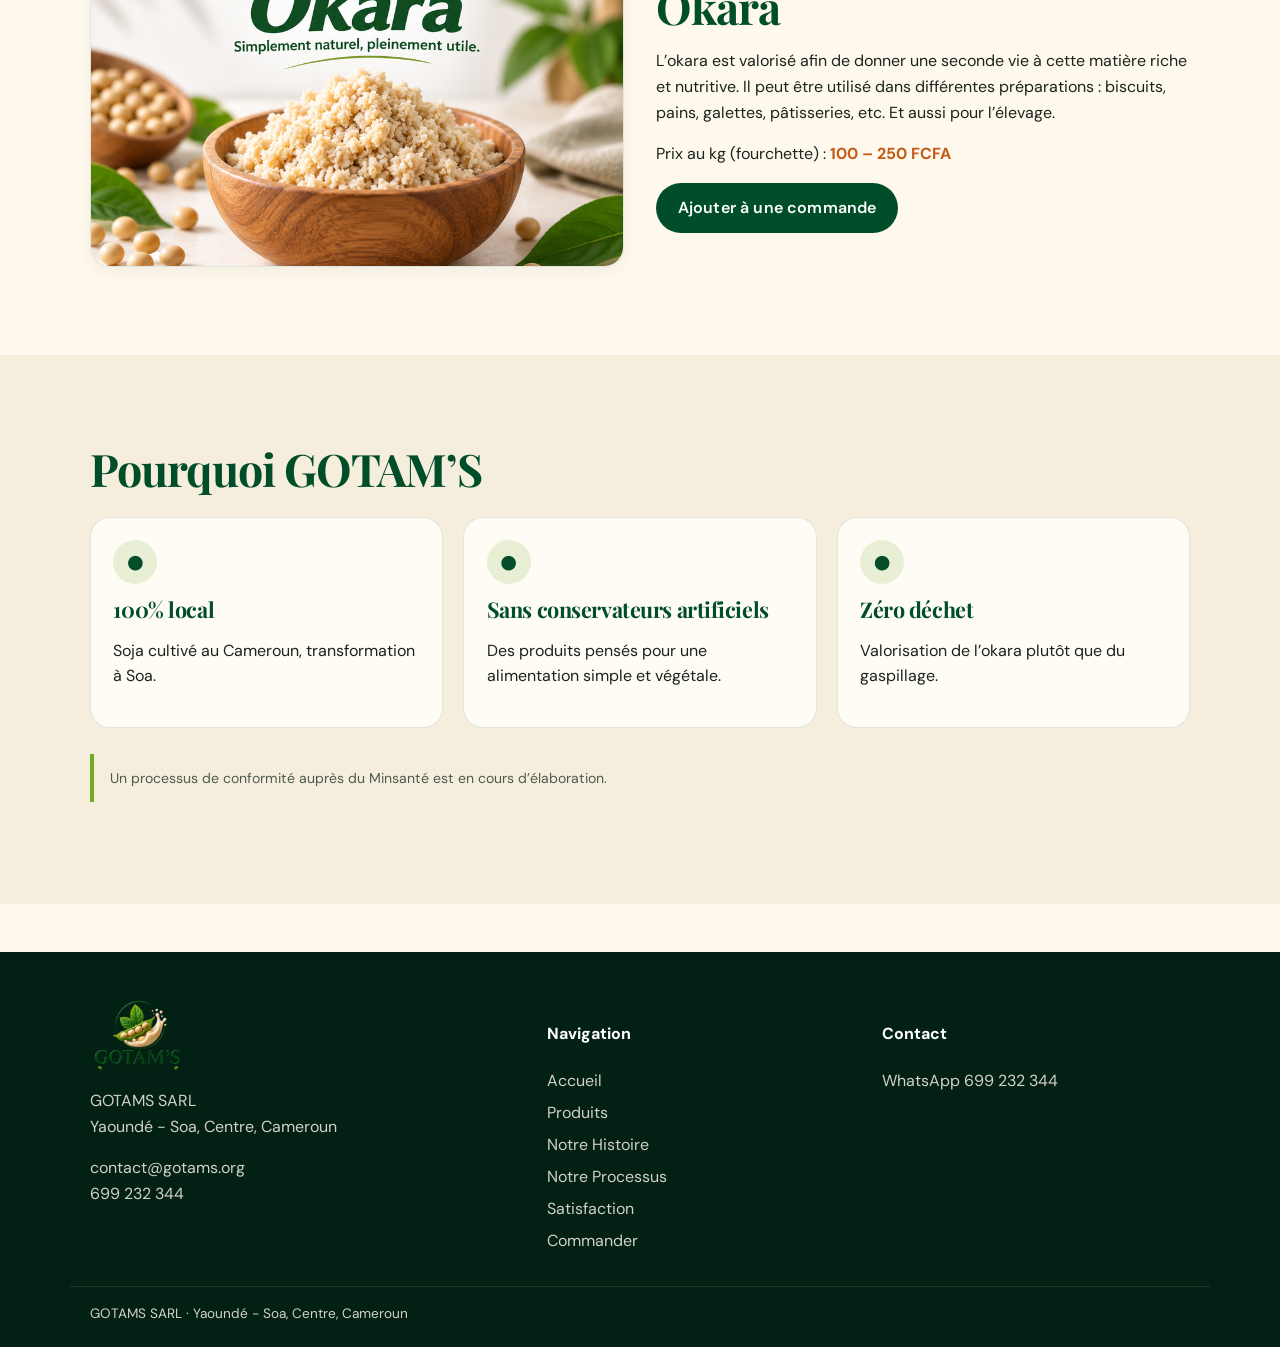
<file: pages/nos-produits/nos-produits.html>
﻿<!doctype html>
<html lang="fr">
  <head>
    <meta charset="utf-8" />
    <meta name="viewport" content="width=device-width, initial-scale=1" />
    <title>Produits — GOTAM’S</title>
    <link rel="preconnect" href="https://fonts.googleapis.com" />
    <link rel="preconnect" href="https://fonts.gstatic.com" crossorigin />
    <link
      href="https://fonts.googleapis.com/css2?family=DM+Sans:ital,opsz,wght@0,9..40,400;0,9..40,500;0,9..40,600;0,9..40,700;1,9..40,400&family=Playfair+Display:wght@600;700&display=swap"
      rel="stylesheet"
    />
    <link rel="stylesheet" href="nos-produits.css" />
  </head>
  <body>
    <a class="skip-link" href="#contenu">Aller au contenu</a>
    <div class="page-progress" id="page-progress"></div>
    <header class="site-header">
      <div class="header-inner">
        <a class="brand" href="../../index.html"
          ><img
            src="../../assets/images/logo/logo.png"
            alt="GOTAM'S — Produire sain, Nourrir mieux."
        /></a>
        <nav class="nav-desktop" aria-label="Navigation principale">
          <a href="../../index.html">Accueil</a>
          <a class="is-active" href="../nos-produits/nos-produits.html"
            >Produits</a
          >
          <a href="../notre-histoire/notre-histoire.html">Notre Histoire</a>
          <a href="../notre-processus/notre-processus.html">Notre Processus</a>
          <a href="../satisfaction/satisfaction.html">Satisfaction</a>
        </nav>
        <a class="btn btn-accent" href="../commander/commander.html"
          >Commander</a
        >
        <button
          class="nav-toggle"
          type="button"
          aria-label="Ouvrir le menu"
          aria-expanded="false"
        >
          <span></span><span></span><span></span>
        </button>
      </div>
    </header>
    <nav class="nav-mobile" aria-label="Navigation mobile">
      <a href="../../index.html">Accueil</a>
      <a class="is-active" href="../nos-produits/nos-produits.html">Produits</a>
      <a href="../notre-histoire/notre-histoire.html">Notre Histoire</a>
      <a href="../notre-processus/notre-processus.html">Notre Processus</a>
      <a href="../satisfaction/satisfaction.html">Satisfaction</a>
      <a class="btn btn-accent" href="../commander/commander.html"
        >Commander maintenant</a
      >
    </nav>

    <main id="contenu">
      <section class="page-hero">
        <div class="container">
          <p class="eyebrow">Gamme GOTAM’S</p>
          <h1>Nos produits</h1>
          <p class="lead">
            Des graines de soja à des produits savoureux et frais, en passant
            par une démarche responsable. Nous transformons le soja avec soin
            pour vous proposer des produits simples, savoureux et riches en
            possibilités : lait de soja, yaourt de soja et okara.
          </p>
        </div>
      </section>

      <section class="section" id="lait">
        <div class="container split">
          <div
            class="card"
            style="
              height: 320px;
              overflow: hidden;
              padding: 0;
              position: relative;
            "
          >
            <img
              src="../../assets/images/produits/lait-ad.png"
              alt="Lait de soja GOTAM'S"
              style="
                position: absolute;
                inset: 0;
                width: 100%;
                height: 100%;
                object-fit: cover;
              "
            />
          </div>
          <div>
            <h2>Lait de soja</h2>
            <p>
              Une alternative végétale, onctueuse, qui veut du bien à votre
              santé. À déguster nature ou selon vos envies, notre lait de soja
              accompagne aussi bien les céréales et boissons chaudes que les
              recettes du quotidien.
            </p>
            <p class="chips">
              <button class="chip is-on" type="button">Nature</button>
              <button class="chip" type="button">Vanille</button>
              <button class="chip" type="button">Cacao</button>
              <button class="chip" type="button">Gingembre</button>
            </p>
            <p>
              Prix au litre (fourchette) :
              <strong class="price">500 – 1000 FCFA</strong>
            </p>
            <a class="btn btn-primary" href="../commander/commander.html"
              >Ajouter à une commande</a
            >
          </div>
        </div>
      </section>

      <section class="section" id="yaourt" style="background: #f6eedc">
        <div class="container split">
          <div
            class="card"
            style="
              height: 320px;
              overflow: hidden;
              padding: 0;
              position: relative;
            "
          >
            <img
              src="../../assets/images/produits/yaourt-ad.png"
              alt="Yaourt de soja GOTAM'S"
              style="
                position: absolute;
                inset: 0;
                width: 100%;
                height: 100%;
                object-fit: cover;
              "
            />
          </div>
          <div>
            <h2>
              Yaourt de soja
              <span class="badge" style="position: static">Nouveau</span>
            </h2>
            <p>
              De l’onctuosité et beaucoup de gourmandise, décliné en
              plusieurs saveurs. Nature ou accompagné de vos ingrédients
              préférés, notre yaourt de soja se déguste à tout moment de la
              journée.
            </p>
            <p class="chips">
              <button class="chip is-on" type="button">Fraise</button>
              <button class="chip" type="button">Ananas</button>
              <button class="chip" type="button">Mangue</button>
              <button class="chip" type="button">Bissap</button>
              <button class="chip" type="button">Gingembre</button>
            </p>
            <p>
              Prix unitaire (fourchette) :
              <strong class="price">300 – 600 FCFA</strong>
            </p>
            <a class="btn btn-primary" href="../commander/commander.html"
              >Ajouter à une commande</a
            >
          </div>
        </div>
      </section>

      <section class="section" id="okara">
        <div class="container split">
          <div
            class="card"
            style="
              height: 320px;
              overflow: hidden;
              padding: 0;
              position: relative;
            "
          >
            <img
              src="../../assets/images/produits/okara-ad.png"
              alt="Okara GOTAM'S"
              style="
                position: absolute;
                inset: 0;
                width: 100%;
                height: 100%;
                object-fit: cover;
              "
            />
          </div>
          <div>
            <h2>Okara</h2>
            <p>
              L’okara est valorisé afin de donner une seconde vie à cette
              matière riche et nutritive. Il peut être utilisé dans
              différentes préparations : biscuits, pains, galettes,
              pâtisseries, etc. Et aussi pour l’élevage.
            </p>
            <p>
              Prix au kg (fourchette) :
              <strong class="price">100 – 250 FCFA</strong>
            </p>
            <a class="btn btn-primary" href="../commander/commander.html"
              >Ajouter à une commande</a
            >
          </div>
        </div>
      </section>

      <section class="section" style="background: #f6eedc">
        <div class="container">
          <h2>Pourquoi GOTAM’S</h2>
          <div class="grid-3" style="margin-top: 1.4rem">
            <article class="feature">
              <div class="ico">●</div>
              <h3>100% local</h3>
              <p>Soja cultivé au Cameroun, transformation à Soa.</p>
            </article>
            <article class="feature">
              <div class="ico">●</div>
              <h3>Sans conservateurs artificiels</h3>
              <p>
                Des produits pensés pour une alimentation simple et végétale.
              </p>
            </article>
            <article class="feature">
              <div class="ico">●</div>
              <h3>Zéro déchet</h3>
              <p>Valorisation de l’okara plutôt que du gaspillage.</p>
            </article>
          </div>
          <p class="note" style="margin-top: 1.6rem">
            Un processus de conformité auprès du Minsanté est en cours
            d’élaboration.
          </p>
        </div>
      </section>
    </main>

    <footer class="site-footer">
      <div class="container footer-grid">
        <div class="footer-brand">
          <img src="../../assets/images/logo/logo.png" alt="GOTAM'S" />
          <p>GOTAMS SARL<br />Yaoundé - Soa, Centre, Cameroun</p>
          <p>
            <a href="mailto:contact@gotams.org">contact@gotams.org</a><br /><a
              href="https://wa.me/237699232344"
              >699 232 344</a
            >
          </p>
        </div>
        <div>
          <h4>Navigation</h4>
          <div class="footer-links">
            <a href="../../index.html">Accueil</a>
            <a href="../nos-produits/nos-produits.html">Produits</a>
            <a href="../notre-histoire/notre-histoire.html">Notre Histoire</a>
            <a href="../notre-processus/notre-processus.html"
              >Notre Processus</a
            >
            <a href="../satisfaction/satisfaction.html">Satisfaction</a>
            <a href="../commander/commander.html">Commander</a>
          </div>
        </div>
        <div>
          <h4>Contact</h4>
          <p><a href="https://wa.me/237699232344">WhatsApp 699 232 344</a></p>
        </div>
      </div>
      <div class="container footer-bottom">
        GOTAMS SARL · Yaoundé - Soa, Centre, Cameroun
      </div>
    </footer>
    <a
      class="wa-fab"
      href="https://wa.me/237699232344"
      aria-label="Écrire sur WhatsApp"
      >WA</a
    >
    <div class="toast" id="toast" role="status"></div>
    <script src="../../assets/js/global.js"></script>
    <script src="nos-produits.js"></script>
    <script>
      document.querySelectorAll(".chips").forEach(function (group) {
        group.addEventListener("click", function (e) {
          if (!e.target.classList.contains("chip")) return;
          group.querySelectorAll(".chip").forEach(function (c) {
            c.classList.remove("is-on");
          });
          e.target.classList.add("is-on");
        });
      });
    </script>
  </body>
</html>
</file>
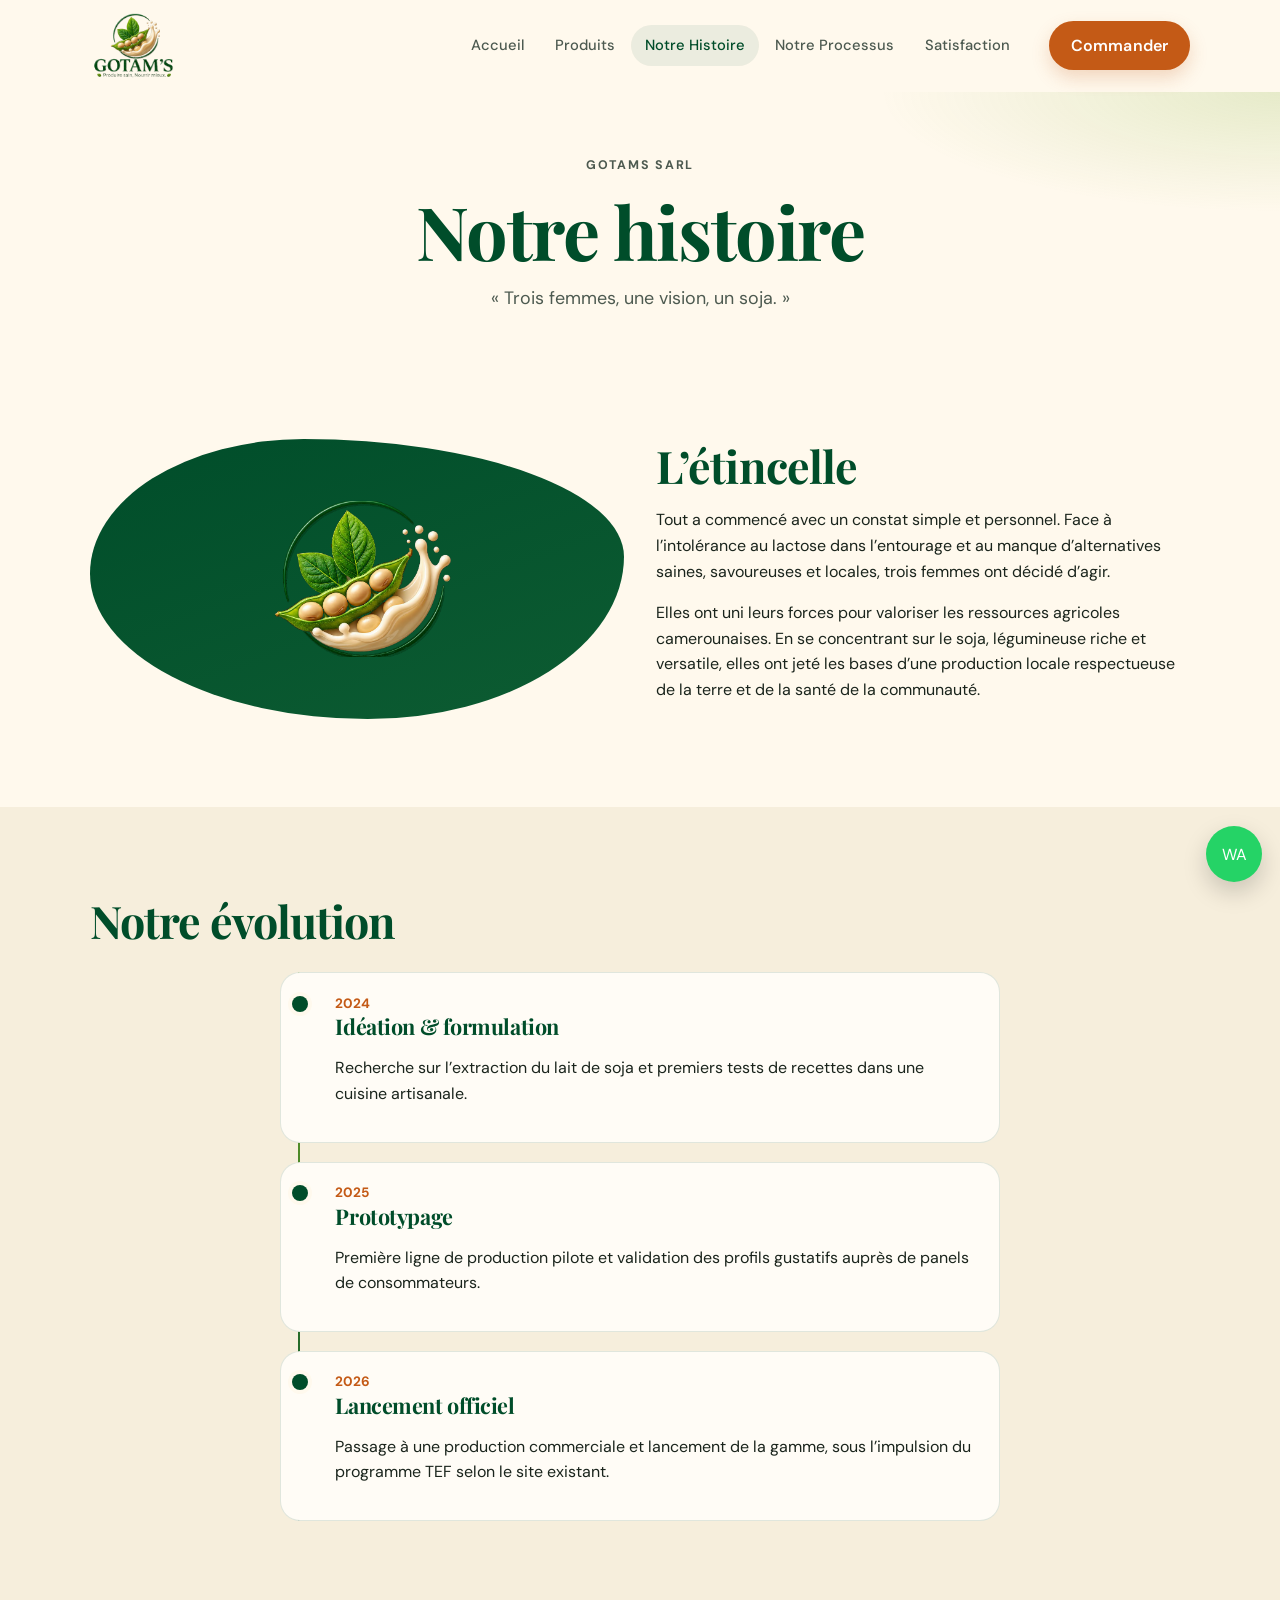
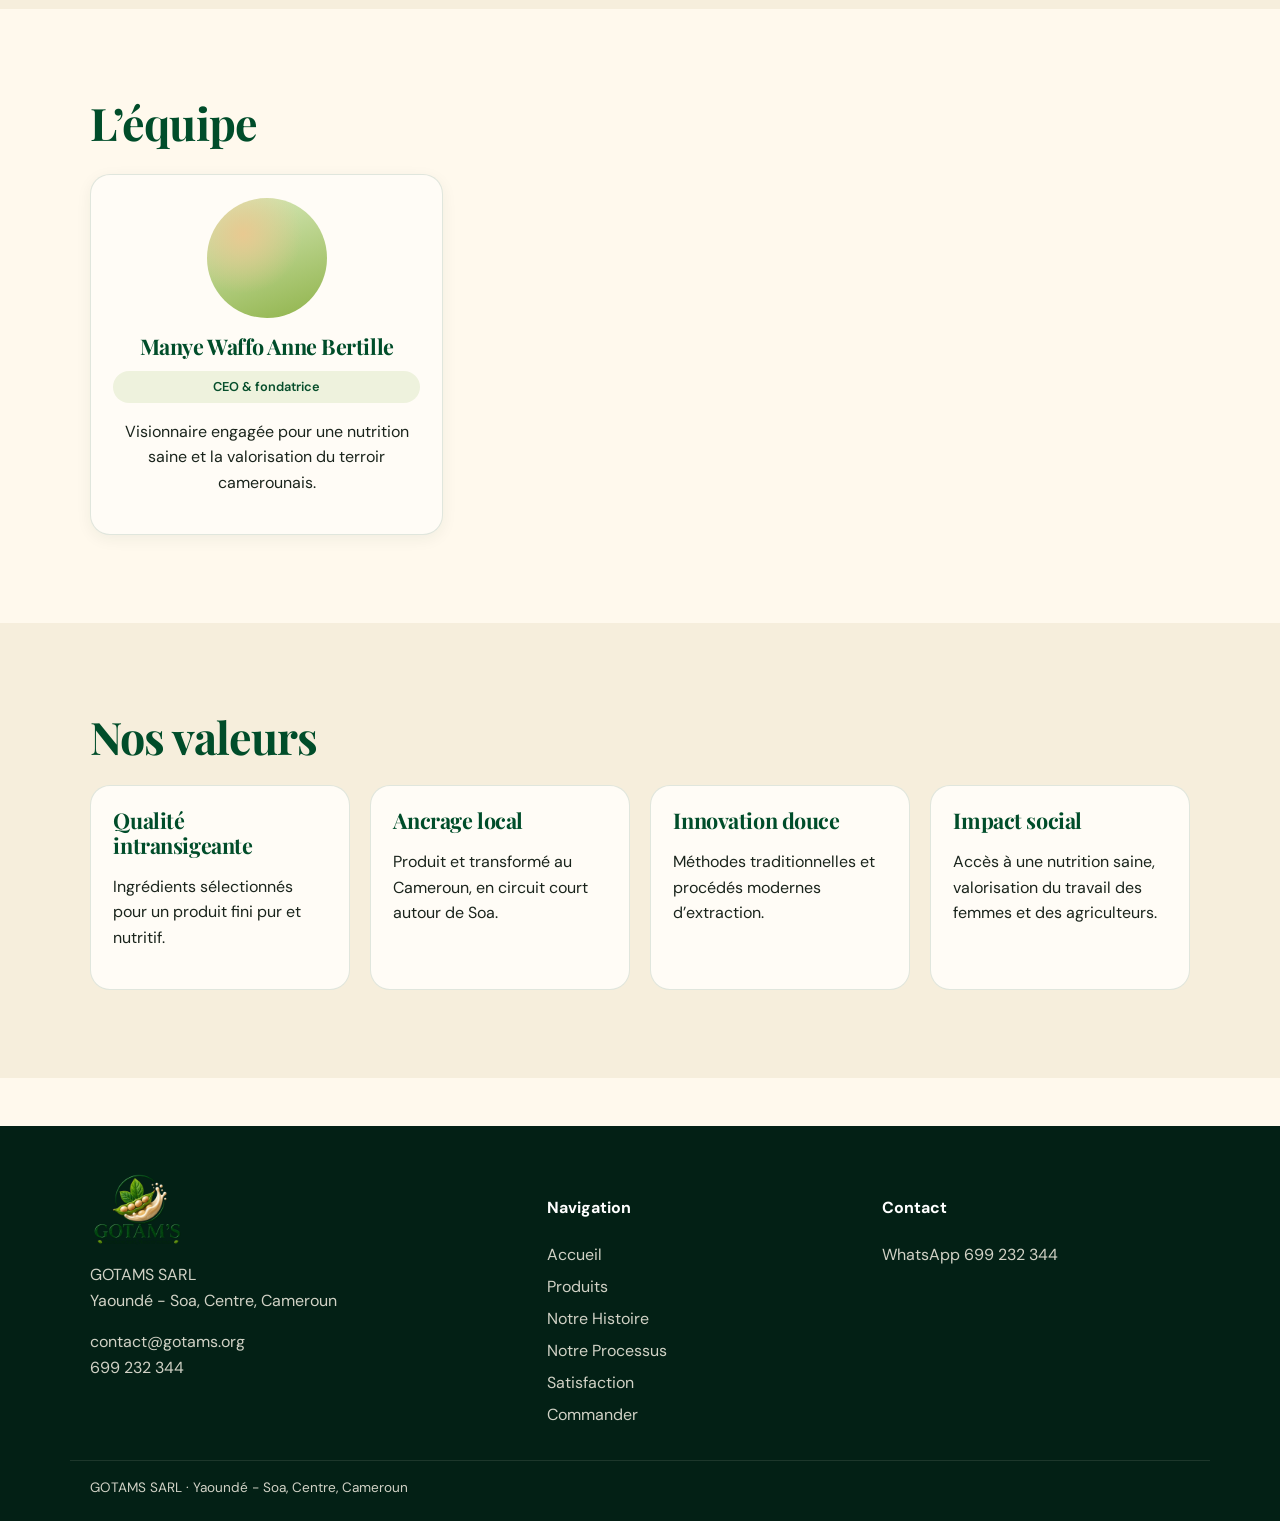
<file: pages/notre-histoire/notre-histoire.html>
﻿<!doctype html>
<html lang="fr">
  <head>
    <meta charset="utf-8" />
    <meta name="viewport" content="width=device-width, initial-scale=1" />
    <title>Notre Histoire — GOTAM’S</title>
    <link rel="preconnect" href="https://fonts.googleapis.com" />
    <link rel="preconnect" href="https://fonts.gstatic.com" crossorigin />
    <link
      href="https://fonts.googleapis.com/css2?family=DM+Sans:ital,opsz,wght@0,9..40,400;0,9..40,500;0,9..40,600;0,9..40,700;1,9..40,400&family=Playfair+Display:wght@600;700&display=swap"
      rel="stylesheet"
    />
    <link rel="stylesheet" href="notre-histoire.css" />
  </head>
  <body>
    <a class="skip-link" href="#contenu">Aller au contenu</a>
    <div class="page-progress" id="page-progress"></div>
    <header class="site-header">
      <div class="header-inner">
        <a class="brand" href="../../index.html"
          ><img
            src="../../assets/images/logo/logo.png"
            alt="GOTAM'S — Produire sain, Nourrir mieux."
        /></a>
        <nav class="nav-desktop" aria-label="Navigation principale">
          <a href="../../index.html">Accueil</a>
          <a href="../nos-produits/nos-produits.html">Produits</a>
          <a class="is-active" href="../notre-histoire/notre-histoire.html"
            >Notre Histoire</a
          >
          <a href="../notre-processus/notre-processus.html">Notre Processus</a>
          <a href="../satisfaction/satisfaction.html">Satisfaction</a>
        </nav>
        <a class="btn btn-accent" href="../commander/commander.html"
          >Commander</a
        >
        <button
          class="nav-toggle"
          type="button"
          aria-label="Ouvrir le menu"
          aria-expanded="false"
        >
          <span></span><span></span><span></span>
        </button>
      </div>
    </header>
    <nav class="nav-mobile" aria-label="Navigation mobile">
      <a href="../../index.html">Accueil</a>
      <a href="../nos-produits/nos-produits.html">Produits</a>
      <a class="is-active" href="../notre-histoire/notre-histoire.html"
        >Notre Histoire</a
      >
      <a href="../notre-processus/notre-processus.html">Notre Processus</a>
      <a href="../satisfaction/satisfaction.html">Satisfaction</a>
      <a class="btn btn-accent" href="../commander/commander.html"
        >Commander maintenant</a
      >
    </nav>

    <main id="contenu">
      <section class="page-hero">
        <div class="container" style="text-align: center">
          <p class="eyebrow">GOTAMS SARL</p>
          <h1>Notre histoire</h1>
          <p class="lead" style="margin: 0 auto">
            « Trois femmes, une vision, un soja. »
          </p>
        </div>
      </section>

      <section class="section">
        <div class="container split">
          <div class="organic-panel reveal">
            <img src="../../assets/images/logo/logo-mark.png" alt="" />
          </div>
          <div class="reveal">
            <h2>L’étincelle</h2>
            <p>
              Tout a commencé avec un constat simple et personnel. Face à
              l’intolérance au lactose dans l’entourage et au manque
              d’alternatives saines, savoureuses et locales, trois femmes ont
              décidé d’agir.
            </p>
            <p>
              Elles ont uni leurs forces pour valoriser les ressources agricoles
              camerounaises. En se concentrant sur le soja, légumineuse riche et
              versatile, elles ont jeté les bases d’une production locale
              respectueuse de la terre et de la santé de la communauté.
            </p>
          </div>
        </div>
      </section>

      <section class="section" style="background: #f6eedc">
        <div class="container">
          <h2 class="reveal">Notre évolution</h2>
          <div class="timeline" style="margin-top: 1.6rem">
            <article class="t-item reveal">
              <div class="when">2024</div>
              <h3>Idéation &amp; formulation</h3>
              <p>
                Recherche sur l’extraction du lait de soja et premiers tests de
                recettes dans une cuisine artisanale.
              </p>
            </article>
            <article class="t-item reveal">
              <div class="when">2025</div>
              <h3>Prototypage</h3>
              <p>
                Première ligne de production pilote et validation des profils
                gustatifs auprès de panels de consommateurs.
              </p>
            </article>
            <article class="t-item reveal">
              <div class="when">2026</div>
              <h3>Lancement officiel</h3>
              <p>
                Passage à une production commerciale et lancement de la gamme,
                sous l’impulsion du programme TEF selon le site existant.
              </p>
            </article>
          </div>
        </div>
      </section>

      <section class="section">
        <div class="container">
          <h2>L’équipe</h2>
          <div class="grid-3" style="margin-top: 1.6rem">
            <article class="card" style="padding: 1.4rem; text-align: center">
              <div class="team-photo" aria-hidden="true"></div>
              <h3>Manye Waffo Anne Bertille</h3>
              <p class="chip" style="cursor: default">CEO &amp; fondatrice</p>
              <p>
                Visionnaire engagée pour une nutrition saine et la valorisation
                du terroir camerounais.
              </p>
            </article>
            <!-- Masqués tant qu'aucun nom réel n'est fourni par GOTAMS :
            <article class="card" style="padding: 1.4rem; text-align: center">
              <div class="team-photo" aria-hidden="true"></div>
              <h3>Direction technique</h3>
              <p class="chip" style="cursor: default">
                Ingénieure — nom à compléter
              </p>
              <p>
                Fonction identifiée dans le site existant. Le nom n’était qu’un
                placeholder et n’est pas repris.
              </p>
            </article>
            <article class="card" style="padding: 1.4rem; text-align: center">
              <div class="team-photo" aria-hidden="true"></div>
              <h3>Logistique</h3>
              <p class="chip" style="cursor: default">
                Responsable — nom à compléter
              </p>
              <p>
                Assure la chaîne d’approvisionnement, du champ à la table.
                Identité à renseigner par GOTAMS.
              </p>
            </article>
            -->
          </div>
        </div>
      </section>

      <section class="section" style="background: #f6eedc">
        <div class="container">
          <h2>Nos valeurs</h2>
          <div class="grid-4" style="margin-top: 1.4rem">
            <article class="feature">
              <h3>Qualité intransigeante</h3>
              <p>
                Ingrédients sélectionnés pour un produit fini pur et nutritif.
              </p>
            </article>
            <article class="feature">
              <h3>Ancrage local</h3>
              <p>
                Produit et transformé au Cameroun, en circuit court autour de
                Soa.
              </p>
            </article>
            <article class="feature">
              <h3>Innovation douce</h3>
              <p>Méthodes traditionnelles et procédés modernes d’extraction.</p>
            </article>
            <article class="feature">
              <h3>Impact social</h3>
              <p>
                Accès à une nutrition saine, valorisation du travail des femmes
                et des agriculteurs.
              </p>
            </article>
          </div>
        </div>
      </section>
    </main>

    <footer class="site-footer">
      <div class="container footer-grid">
        <div class="footer-brand">
          <img src="../../assets/images/logo/logo.png" alt="GOTAM'S" />
          <p>GOTAMS SARL<br />Yaoundé - Soa, Centre, Cameroun</p>
          <p>
            <a href="mailto:contact@gotams.org">contact@gotams.org</a><br /><a
              href="https://wa.me/237699232344"
              >699 232 344</a
            >
          </p>
        </div>
        <div>
          <h4>Navigation</h4>
          <div class="footer-links">
            <a href="../../index.html">Accueil</a>
            <a href="../nos-produits/nos-produits.html">Produits</a>
            <a href="../notre-histoire/notre-histoire.html">Notre Histoire</a>
            <a href="../notre-processus/notre-processus.html"
              >Notre Processus</a
            >
            <a href="../satisfaction/satisfaction.html">Satisfaction</a>
            <a href="../commander/commander.html">Commander</a>
          </div>
        </div>
        <div>
          <h4>Contact</h4>
          <p><a href="https://wa.me/237699232344">WhatsApp 699 232 344</a></p>
        </div>
      </div>
      <div class="container footer-bottom">
        GOTAMS SARL · Yaoundé - Soa, Centre, Cameroun
      </div>
    </footer>
    <a
      class="wa-fab"
      href="https://wa.me/237699232344"
      aria-label="Écrire sur WhatsApp"
      >WA</a
    >
    <div class="toast" id="toast" role="status"></div>
    <script src="../../assets/js/global.js"></script>
    <script src="notre-histoire.js"></script>
  </body>
</html>
</file>
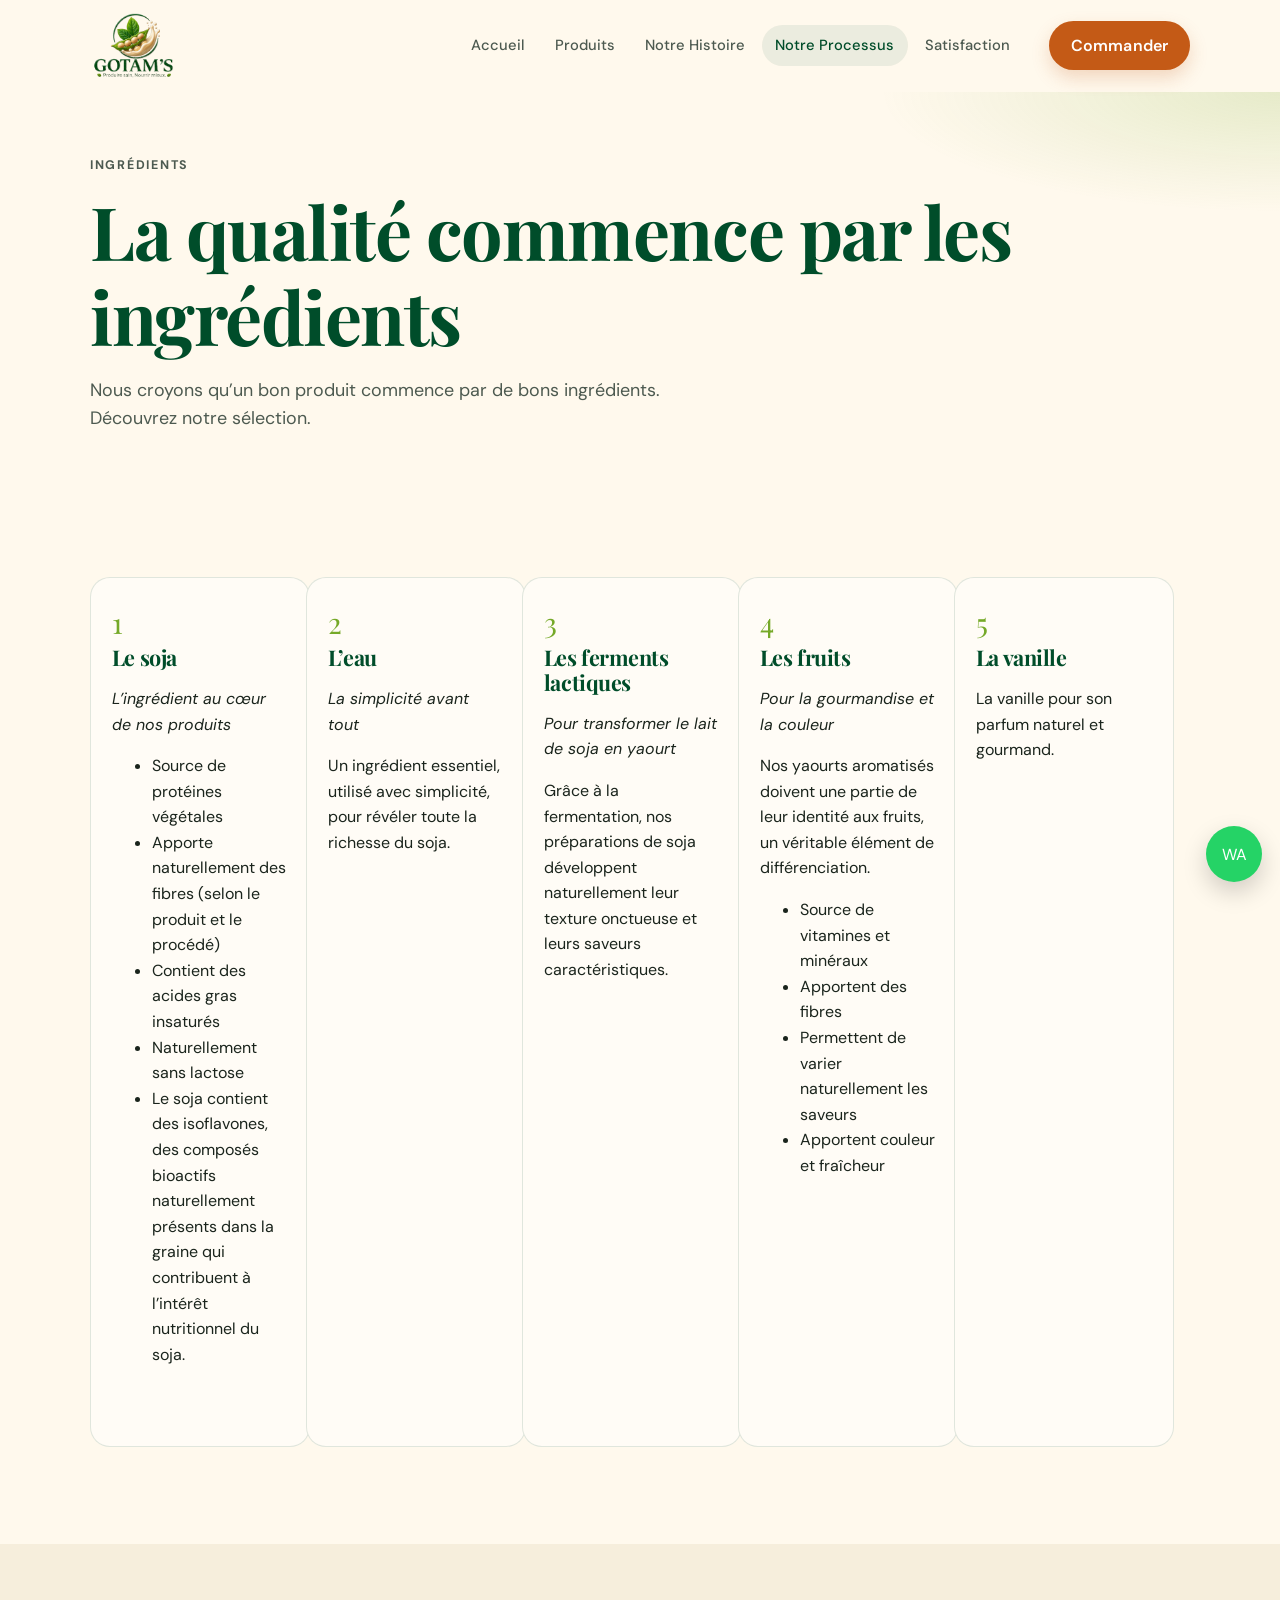
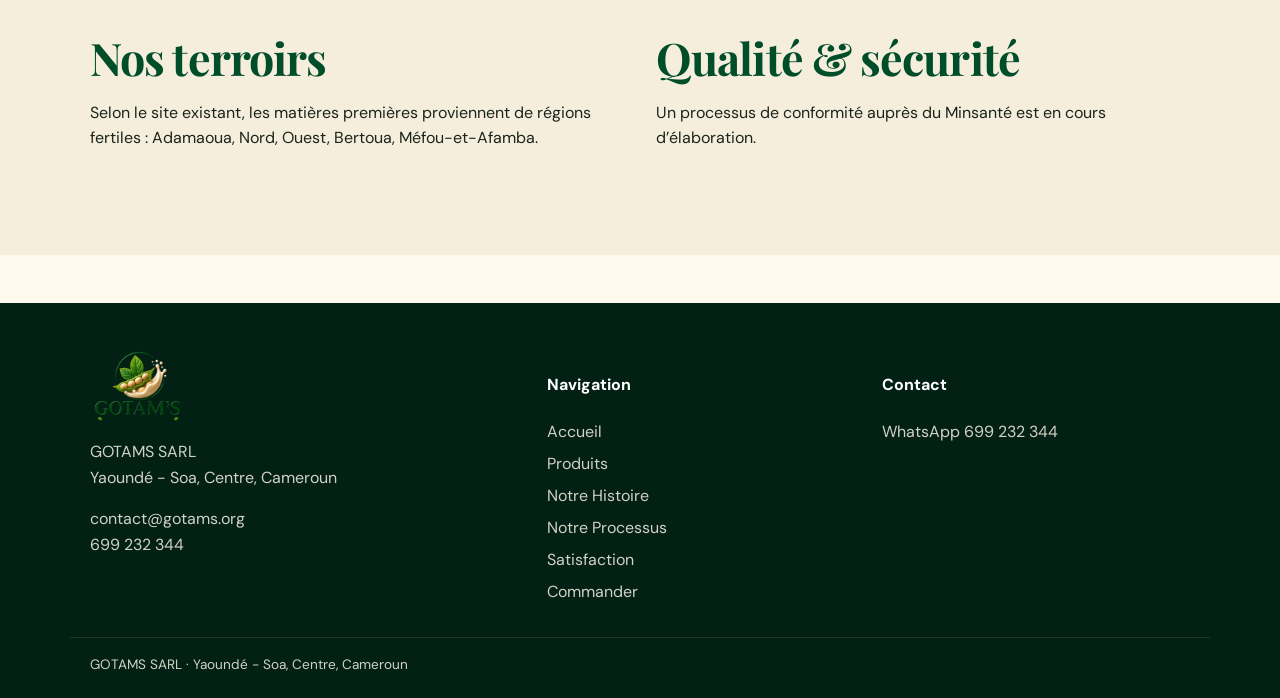
<file: pages/notre-processus/notre-processus.html>
﻿<!doctype html>
<html lang="fr">
  <head>
    <meta charset="utf-8" />
    <meta name="viewport" content="width=device-width, initial-scale=1" />
    <title>Notre Processus — GOTAM’S</title>
    <link rel="preconnect" href="https://fonts.googleapis.com" />
    <link rel="preconnect" href="https://fonts.gstatic.com" crossorigin />
    <link
      href="https://fonts.googleapis.com/css2?family=DM+Sans:ital,opsz,wght@0,9..40,400;0,9..40,500;0,9..40,600;0,9..40,700;1,9..40,400&family=Playfair+Display:wght@600;700&display=swap"
      rel="stylesheet"
    />
    <link rel="stylesheet" href="notre-processus.css" />
  </head>
  <body>
    <a class="skip-link" href="#contenu">Aller au contenu</a>
    <div class="page-progress" id="page-progress"></div>
    <header class="site-header">
      <div class="header-inner">
        <a class="brand" href="../../index.html"
          ><img
            src="../../assets/images/logo/logo.png"
            alt="GOTAM'S — Produire sain, Nourrir mieux."
        /></a>
        <nav class="nav-desktop" aria-label="Navigation principale">
          <a href="../../index.html">Accueil</a>
          <a href="../nos-produits/nos-produits.html">Produits</a>
          <a href="../notre-histoire/notre-histoire.html">Notre Histoire</a>
          <a class="is-active" href="../notre-processus/notre-processus.html"
            >Notre Processus</a
          >
          <a href="../satisfaction/satisfaction.html">Satisfaction</a>
        </nav>
        <a class="btn btn-accent" href="../commander/commander.html"
          >Commander</a
        >
        <button
          class="nav-toggle"
          type="button"
          aria-label="Ouvrir le menu"
          aria-expanded="false"
        >
          <span></span><span></span><span></span>
        </button>
      </div>
    </header>
    <nav class="nav-mobile" aria-label="Navigation mobile">
      <a href="../../index.html">Accueil</a>
      <a href="../nos-produits/nos-produits.html">Produits</a>
      <a href="../notre-histoire/notre-histoire.html">Notre Histoire</a>
      <a class="is-active" href="../notre-processus/notre-processus.html"
        >Notre Processus</a
      >
      <a href="../satisfaction/satisfaction.html">Satisfaction</a>
      <a class="btn btn-accent" href="../commander/commander.html"
        >Commander maintenant</a
      >
    </nav>

    <main id="contenu">
      <section class="page-hero">
        <div class="container">
          <p class="eyebrow">Ingrédients</p>
          <h1>La qualité commence par les ingrédients</h1>
          <p class="lead">
            Nous croyons qu’un bon produit commence par de bons ingrédients.
            Découvrez notre sélection.
          </p>
        </div>
      </section>

      <section class="section" id="ingredients">
        <div class="container process-track">
          <article class="process-step reveal">
            <div class="num">1</div>
            <h3>Le soja</h3>
            <p><em>L’ingrédient au cœur de nos produits</em></p>
            <ul>
              <li>Source de protéines végétales</li>
              <li>
                Apporte naturellement des fibres (selon le produit et le
                procédé)
              </li>
              <li>Contient des acides gras insaturés</li>
              <li>Naturellement sans lactose</li>
              <li>
                Le soja contient des isoflavones, des composés bioactifs
                naturellement présents dans la graine qui contribuent à
                l’intérêt nutritionnel du soja.
              </li>
            </ul>
          </article>
          <article class="process-step reveal">
            <div class="num">2</div>
            <h3>L’eau</h3>
            <p><em>La simplicité avant tout</em></p>
            <p>
              Un ingrédient essentiel, utilisé avec simplicité, pour révéler
              toute la richesse du soja.
            </p>
          </article>
          <article class="process-step reveal">
            <div class="num">3</div>
            <h3>Les ferments lactiques</h3>
            <p><em>Pour transformer le lait de soja en yaourt</em></p>
            <p>
              Grâce à la fermentation, nos préparations de soja développent
              naturellement leur texture onctueuse et leurs saveurs
              caractéristiques.
            </p>
          </article>
          <article class="process-step reveal">
            <div class="num">4</div>
            <h3>Les fruits</h3>
            <p><em>Pour la gourmandise et la couleur</em></p>
            <p>
              Nos yaourts aromatisés doivent une partie de leur identité aux
              fruits, un véritable élément de différenciation.
            </p>
            <ul>
              <li>Source de vitamines et minéraux</li>
              <li>Apportent des fibres</li>
              <li>Permettent de varier naturellement les saveurs</li>
              <li>Apportent couleur et fraîcheur</li>
            </ul>
          </article>
          <article class="process-step reveal">
            <div class="num">5</div>
            <h3>La vanille</h3>
            <p>La vanille pour son parfum naturel et gourmand.</p>
          </article>
          <article class="process-step reveal">
            <div class="num">6</div>
            <h3>Le cacao</h3>
            <p>
              Le cacao pour une saveur chocolatée et une richesse en composés
              antioxydants.
            </p>
          </article>
          <article class="process-step reveal">
            <div class="num">7</div>
            <h3>L’okara</h3>
            <p><em>Un sous-produit valorisé, zéro gaspillage</em></p>
            <p>
              Chez nous, rien ne se perd. L’okara issu de la fabrication du
              lait de soja est valorisé afin de donner une seconde vie à cette
              matière riche et nutritive.
            </p>
            <ul>
              <li>Source de fibres</li>
              <li>Contient des protéines végétales</li>
              <li>
                Contribue à une démarche de réduction du gaspillage
                alimentaire
              </li>
              <li>
                Peut être utilisé dans différentes préparations : biscuits,
                pains, galettes, pâtisseries, etc.
              </li>
              <li>Peut être utilisé pour l’élevage</li>
            </ul>
          </article>
        </div>
      </section>

      <section class="section" style="background: #f6eedc">
        <div class="container split">
          <div class="reveal">
            <h2>Nos terroirs</h2>
            <p>
              Selon le site existant, les matières premières proviennent de
              régions fertiles : Adamaoua, Nord, Ouest, Bertoua,
              Méfou-et-Afamba.
            </p>
          </div>
          <div class="reveal">
            <h2>Qualité &amp; sécurité</h2>
            <p>
              Un processus de conformité auprès du Minsanté est en cours
              d’élaboration.
            </p>
          </div>
        </div>
      </section>
    </main>

    <footer class="site-footer">
      <div class="container footer-grid">
        <div class="footer-brand">
          <img src="../../assets/images/logo/logo.png" alt="GOTAM'S" />
          <p>GOTAMS SARL<br />Yaoundé - Soa, Centre, Cameroun</p>
          <p>
            <a href="mailto:contact@gotams.org">contact@gotams.org</a><br /><a
              href="https://wa.me/237699232344"
              >699 232 344</a
            >
          </p>
        </div>
        <div>
          <h4>Navigation</h4>
          <div class="footer-links">
            <a href="../../index.html">Accueil</a>
            <a href="../nos-produits/nos-produits.html">Produits</a>
            <a href="../notre-histoire/notre-histoire.html">Notre Histoire</a>
            <a href="../notre-processus/notre-processus.html"
              >Notre Processus</a
            >
            <a href="../satisfaction/satisfaction.html">Satisfaction</a>
            <a href="../commander/commander.html">Commander</a>
          </div>
        </div>
        <div>
          <h4>Contact</h4>
          <p><a href="https://wa.me/237699232344">WhatsApp 699 232 344</a></p>
        </div>
      </div>
      <div class="container footer-bottom">
        GOTAMS SARL · Yaoundé - Soa, Centre, Cameroun
      </div>
    </footer>
    <a
      class="wa-fab"
      href="https://wa.me/237699232344"
      aria-label="Écrire sur WhatsApp"
      >WA</a
    >
    <div class="toast" id="toast" role="status"></div>
    <script src="../../assets/js/global.js"></script>
    <script src="notre-processus.js"></script>
  </body>
</html>
</file>
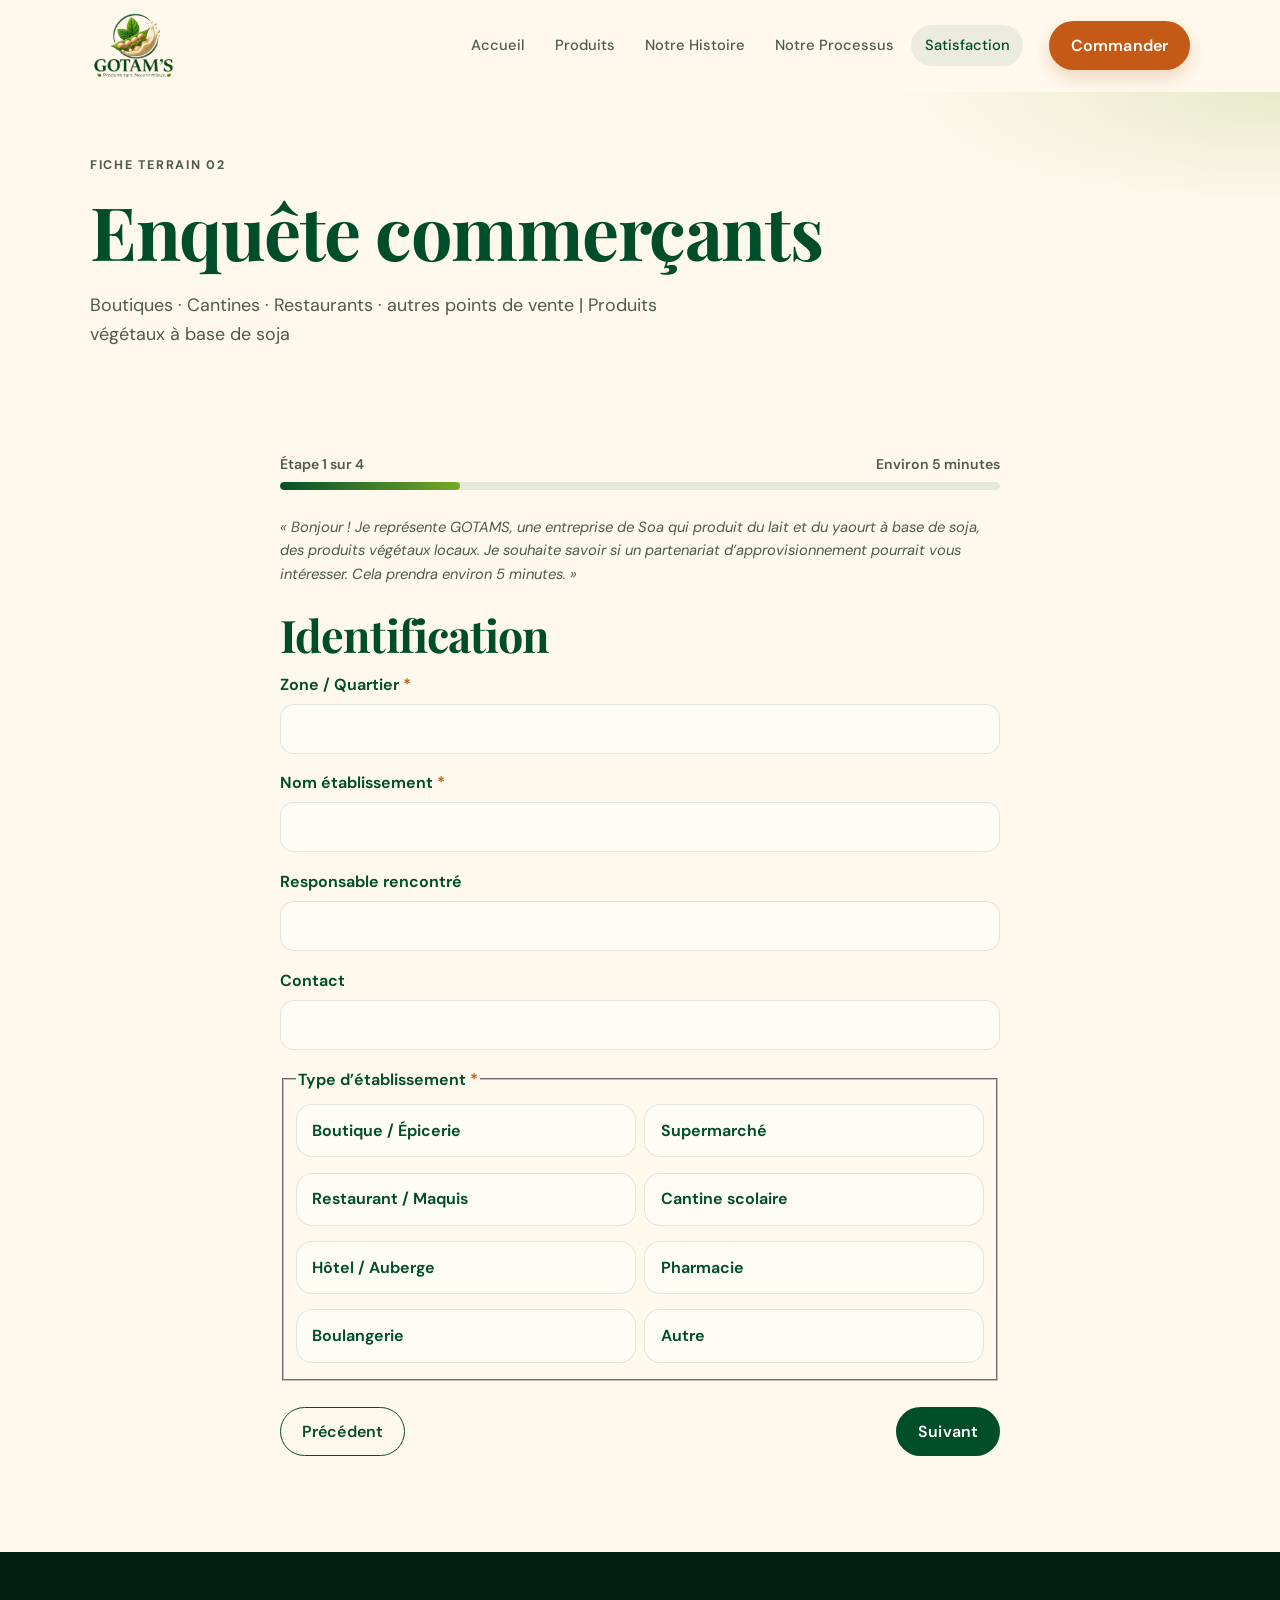
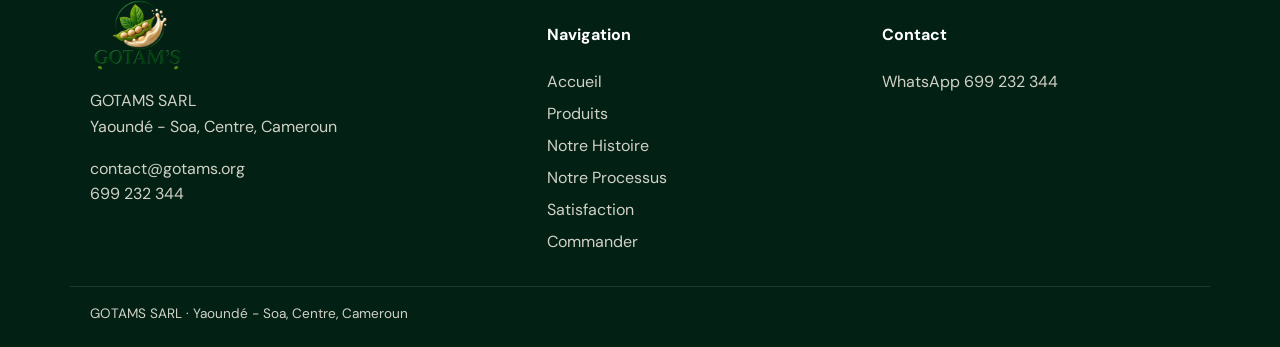
<file: pages/satisfaction/enquete-commercants.html>
﻿<!doctype html>
<html lang="fr">
  <head>
    <meta charset="utf-8" />
    <meta name="viewport" content="width=device-width, initial-scale=1" />
    <title>Enquête commerçants — GOTAM’S</title>
    <link rel="preconnect" href="https://fonts.googleapis.com" />
    <link rel="preconnect" href="https://fonts.gstatic.com" crossorigin />
    <link
      href="https://fonts.googleapis.com/css2?family=DM+Sans:ital,opsz,wght@0,9..40,400;0,9..40,500;0,9..40,600;0,9..40,700;1,9..40,400&family=Playfair+Display:wght@600;700&display=swap"
      rel="stylesheet"
    />
    <link rel="stylesheet" href="satisfaction.css" />
  </head>
  <body>
    <a class="skip-link" href="#contenu">Aller au contenu</a>
    <div class="page-progress" id="page-progress"></div>
    <header class="site-header">
      <div class="header-inner">
        <a class="brand" href="../../index.html"
          ><img
            src="../../assets/images/logo/logo.png"
            alt="GOTAM'S — Produire sain, Nourrir mieux."
        /></a>
        <nav class="nav-desktop" aria-label="Navigation principale">
          <a href="../../index.html">Accueil</a>
          <a href="../nos-produits/nos-produits.html">Produits</a>
          <a href="../notre-histoire/notre-histoire.html">Notre Histoire</a>
          <a href="../notre-processus/notre-processus.html">Notre Processus</a>
          <a class="is-active" href="../satisfaction/satisfaction.html"
            >Satisfaction</a
          >
        </nav>
        <a class="btn btn-accent" href="../commander/commander.html"
          >Commander</a
        >
        <button
          class="nav-toggle"
          type="button"
          aria-label="Ouvrir le menu"
          aria-expanded="false"
        >
          <span></span><span></span><span></span>
        </button>
      </div>
    </header>
    <nav class="nav-mobile" aria-label="Navigation mobile">
      <a href="../../index.html">Accueil</a>
      <a href="../nos-produits/nos-produits.html">Produits</a>
      <a href="../notre-histoire/notre-histoire.html">Notre Histoire</a>
      <a href="../notre-processus/notre-processus.html">Notre Processus</a>
      <a class="is-active" href="../satisfaction/satisfaction.html"
        >Satisfaction</a
      >
      <a class="btn btn-accent" href="../commander/commander.html"
        >Commander maintenant</a
      >
    </nav>

    <main id="contenu">
      <section class="page-hero">
        <div class="container">
          <p class="eyebrow">Fiche terrain 02</p>
          <h1>Enquête commerçants</h1>
          <p class="lead">
            Boutiques · Cantines · Restaurants · autres points de vente |
            Produits végétaux à base de soja
          </p>
        </div>
      </section>

      <section class="section-tight">
        <div class="container survey-shell">
          <form data-survey-type="merchant" novalidate>
            <div class="progress-wrap">
              <div class="progress-meta">
                <span data-step-label>Étape 1 sur 5</span>
                <span>Environ 5 minutes</span>
              </div>
              <div class="progress-bar" aria-hidden="true"><span></span></div>
            </div>

            <section class="step-panel is-active">
              <p class="script-box">
                « Bonjour ! Je représente GOTAMS, une entreprise de Soa qui
                produit du lait et du yaourt à base de soja, des produits
                végétaux locaux. Je souhaite savoir si un partenariat
                d’approvisionnement pourrait vous intéresser. Cela prendra
                environ 5 minutes. »
              </p>
              <h2>Identification</h2>
              <div class="field">
                <label for="zone"
                  >Zone / Quartier <span class="req">*</span></label
                >
                <input
                  class="input"
                  id="zone"
                  name="zone"
                  data-required="true"
                />
                <p class="error-msg">Champ requis.</p>
              </div>
              <div class="field">
                <label for="nom_etablissement"
                  >Nom établissement <span class="req">*</span></label
                >
                <input
                  class="input"
                  id="nom_etablissement"
                  name="nom_etablissement"
                  data-required="true"
                />
                <p class="error-msg">Champ requis.</p>
              </div>
              <div class="field">
                <label for="responsable">Responsable rencontré</label>
                <input class="input" id="responsable" name="responsable" />
              </div>
              <div class="field">
                <label for="contact">Contact</label>
                <input class="input" id="contact" name="contact" />
              </div>
              <fieldset class="field">
                <legend class="label">
                  Type d’établissement <span class="req">*</span>
                </legend>
                <div class="choice-grid cols-2">
                  <label class="choice"
                    ><input
                      type="radio"
                      name="type_etablissement"
                      value="Boutique / Épicerie"
                      data-required="true"
                    /><span>Boutique / Épicerie</span></label
                  >
                  <label class="choice"
                    ><input
                      type="radio"
                      name="type_etablissement"
                      value="Supermarché"
                    /><span>Supermarché</span></label
                  >
                  <label class="choice"
                    ><input
                      type="radio"
                      name="type_etablissement"
                      value="Restaurant / Maquis"
                    /><span>Restaurant / Maquis</span></label
                  >
                  <label class="choice"
                    ><input
                      type="radio"
                      name="type_etablissement"
                      value="Cantine scolaire"
                    /><span>Cantine scolaire</span></label
                  >
                  <label class="choice"
                    ><input
                      type="radio"
                      name="type_etablissement"
                      value="Hôtel / Auberge"
                    /><span>Hôtel / Auberge</span></label
                  >
                  <label class="choice"
                    ><input
                      type="radio"
                      name="type_etablissement"
                      value="Pharmacie"
                    /><span>Pharmacie</span></label
                  >
                  <label class="choice"
                    ><input
                      type="radio"
                      name="type_etablissement"
                      value="Boulangerie"
                    /><span>Boulangerie</span></label
                  >
                  <label class="choice"
                    ><input
                      type="radio"
                      name="type_etablissement"
                      value="Autre"
                    /><span>Autre</span></label
                  >
                </div>
                <p class="error-msg">Sélectionnez une option.</p>
              </fieldset>
              <div class="field is-hidden js-conditional" data-type-other>
                <label for="type_autre">Autre : précisez</label>
                <input class="input" id="type_autre" name="type_autre" />
              </div>
            </section>

            <section class="step-panel">
              <h2>Situation actuelle</h2>
              <fieldset class="field">
                <legend class="label">
                  Q1. Vendez / utilisez-vous du lait ou du yaourt actuellement ?
                  <span class="req">*</span>
                </legend>
                <div class="choice-grid">
                  <label class="choice"
                    ><input
                      type="radio"
                      name="q1_vend"
                      value="Oui, lait"
                      data-required="true"
                    /><span>Oui, lait</span></label
                  >
                  <label class="choice"
                    ><input
                      type="radio"
                      name="q1_vend"
                      value="Oui, yaourt"
                    /><span>Oui, yaourt</span></label
                  >
                  <label class="choice"
                    ><input
                      type="radio"
                      name="q1_vend"
                      value="Oui, lait et yaourt"
                    /><span>Oui, lait et yaourt</span></label
                  >
                  <label class="choice"
                    ><input type="radio" name="q1_vend" value="Non" /><span
                      >Non → passer à Q4</span
                    ></label
                  >
                </div>
                <p class="error-msg">Sélectionnez une option.</p>
              </fieldset>
              <div class="js-conditional" data-show-if-sells>
                <div class="field">
                  <label for="q1_lait_precision">Oui, lait → préciser</label>
                  <input
                    class="input"
                    id="q1_lait_precision"
                    name="q1_lait_precision"
                  />
                </div>
                <div class="field">
                  <label for="q1_yaourt_precision"
                    >Oui, yaourt → préciser</label
                  >
                  <input
                    class="input"
                    id="q1_yaourt_precision"
                    name="q1_yaourt_precision"
                  />
                </div>
                <fieldset class="field">
                  <legend class="label">
                    Q2. Quel type de produit laitier utilisez-vous ?
                  </legend>
                  <div class="choice-grid">
                    <label class="choice"
                      ><input
                        type="radio"
                        name="q2_type"
                        value="Lait en poudre importé"
                      /><span>Lait en poudre importé</span></label
                    >
                    <label class="choice"
                      ><input
                        type="radio"
                        name="q2_type"
                        value="Lait UHT brique"
                      /><span>Lait UHT brique</span></label
                    >
                    <label class="choice"
                      ><input
                        type="radio"
                        name="q2_type"
                        value="Lait frais local"
                      /><span>Lait frais local</span></label
                    >
                    <label class="choice"
                      ><input
                        type="radio"
                        name="q2_type"
                        value="Yaourt industriel"
                      /><span>Yaourt industriel</span></label
                    >
                    <label class="choice"
                      ><input type="radio" name="q2_type" value="Autre" /><span
                        >Autre</span
                      ></label
                    >
                  </div>
                </fieldset>
                <div class="field">
                  <label for="q2_autre">Autre : précisez</label>
                  <input class="input" id="q2_autre" name="q2_autre" />
                </div>
                <h3>Q3. Produits achetés / utilisés actuellement</h3>
                <div class="field">
                  <label for="q3_marque">Nom du produit / marque</label
                  ><input class="input" id="q3_marque" name="q3_marque" />
                </div>
                <div class="field">
                  <label for="q3_qte">Quantité achetée / semaine</label
                  ><input class="input" id="q3_qte" name="q3_qte" />
                </div>
                <div class="field">
                  <label for="q3_prix">Prix payé par litre (FCFA)</label
                  ><input class="input" id="q3_prix" name="q3_prix" />
                </div>
                <div class="field">
                  <label for="q3_fournisseur">Fournisseur</label
                  ><input
                    class="input"
                    id="q3_fournisseur"
                    name="q3_fournisseur"
                  />
                </div>
              </div>
            </section>

            <section class="step-panel">
              <h2>Intérêt pour GOTAMS</h2>
              <fieldset class="field">
                <legend class="label">
                  Q4. Intérêt pour du lait / yaourt de soja local GOTAMS
                  <span class="req">*</span>
                </legend>
                <div class="choice-grid">
                  <label class="choice"
                    ><input
                      type="radio"
                      name="q4_interet"
                      value="Oui, très intéressé(e)"
                      data-required="true"
                    /><span>Oui, très intéressé(e)</span></label
                  >
                  <label class="choice"
                    ><input
                      type="radio"
                      name="q4_interet"
                      value="Oui, si prix compétitif"
                    /><span>Oui, si prix compétitif</span></label
                  >
                  <label class="choice"
                    ><input
                      type="radio"
                      name="q4_interet"
                      value="Oui, après présentation / test ultérieur"
                    /><span
                      >Oui, après présentation / test ultérieur</span
                    ></label
                  >
                  <label class="choice"
                    ><input type="radio" name="q4_interet" value="Non" /><span
                      >Non</span
                    ></label
                  >
                </div>
                <p class="error-msg">Sélectionnez une option.</p>
              </fieldset>
              <h3>Q5. Volume hebdomadaire souhaité si disponible</h3>
              <div class="field">
                <label for="vol_lait">Lait de soja : L / sem</label>
                <input class="input" id="vol_lait" name="vol_lait" />
              </div>
              <div class="field">
                <label for="vol_yaourt">Yaourt de soja : unités / sem</label>
                <input class="input" id="vol_yaourt" name="vol_yaourt" />
              </div>
              <fieldset class="field">
                <legend class="label">Fréquence</legend>
                <div class="choice-grid cols-3">
                  <label class="choice"
                    ><input type="radio" name="frequence" value="Hebdo" /><span
                      >Hebdo</span
                    ></label
                  >
                  <label class="choice"
                    ><input type="radio" name="frequence" value="2×/sem" /><span
                      >2×/sem</span
                    ></label
                  >
                  <label class="choice"
                    ><input
                      type="radio"
                      name="frequence"
                      value="À la commande"
                    /><span>À la commande</span></label
                  >
                </div>
              </fieldset>
            </section>

            <section class="step-panel">
              <h2>Conditions commerciales &amp; dégustation</h2>
              <fieldset class="field">
                <legend class="label">
                  Q6. Prix d’achat acceptable — lait 1 L
                  <span class="req">*</span>
                </legend>
                <div class="choice-grid">
                  <label class="choice"
                    ><input
                      type="radio"
                      name="q6_prix"
                      value="< 400 FCFA"
                      data-required="true"
                    /><span>&lt; 400 FCFA</span></label
                  >
                  <label class="choice"
                    ><input
                      type="radio"
                      name="q6_prix"
                      value="400–600 FCFA"
                    /><span>400–600 FCFA</span></label
                  >
                  <label class="choice"
                    ><input
                      type="radio"
                      name="q6_prix"
                      value="600–800 FCFA"
                    /><span>600–800 FCFA</span></label
                  >
                  <label class="choice"
                    ><input type="radio" name="q6_prix" value="Autre" /><span
                      >Autre</span
                    ></label
                  >
                </div>
                <p class="error-msg">Sélectionnez une option.</p>
              </fieldset>
              <div class="field">
                <label for="q6_autre">Autre : __________ FCFA</label>
                <input class="input" id="q6_autre" name="q6_autre" />
              </div>
              <fieldset class="field">
                <legend class="label">
                  Q7. Prix d’achat acceptable — yaourt / unité
                  <span class="req">*</span>
                </legend>
                <div class="choice-grid">
                  <label class="choice"
                    ><input
                      type="radio"
                      name="q7_prix"
                      value="< 200 FCFA"
                      data-required="true"
                    /><span>&lt; 200 FCFA</span></label
                  >
                  <label class="choice"
                    ><input
                      type="radio"
                      name="q7_prix"
                      value="200–350 FCFA"
                    /><span>200–350 FCFA</span></label
                  >
                  <label class="choice"
                    ><input
                      type="radio"
                      name="q7_prix"
                      value="350–500 FCFA"
                    /><span>350–500 FCFA</span></label
                  >
                  <label class="choice"
                    ><input type="radio" name="q7_prix" value="Autre" /><span
                      >Autre</span
                    ></label
                  >
                </div>
                <p class="error-msg">Sélectionnez une option.</p>
              </fieldset>
              <div class="field">
                <label for="q7_autre">Autre : __________ FCFA</label>
                <input class="input" id="q7_autre" name="q7_autre" />
              </div>
              <fieldset class="field">
                <legend class="label">
                  Q8. Mode de livraison préféré <span class="req">*</span>
                </legend>
                <div class="choice-grid cols-2">
                  <label class="choice"
                    ><input
                      type="radio"
                      name="q8_livraison"
                      value="Livraison par GOTAMS"
                      data-required="true"
                    /><span>Livraison par GOTAMS</span></label
                  >
                  <label class="choice"
                    ><input
                      type="radio"
                      name="q8_livraison"
                      value="Enlèvement à Soa"
                    /><span>Enlèvement à Soa</span></label
                  >
                  <label class="choice"
                    ><input
                      type="radio"
                      name="q8_livraison"
                      value="Les deux"
                    /><span>Les deux</span></label
                  >
                  <label class="choice"
                    ><input
                      type="radio"
                      name="q8_livraison"
                      value="Autre"
                    /><span>Autre</span></label
                  >
                </div>
                <p class="error-msg">Sélectionnez une option.</p>
              </fieldset>
              <div class="field">
                <label for="q8_autre">Autre : précisez</label>
                <input class="input" id="q8_autre" name="q8_autre" />
              </div>
              <h3>Dégustation (si échantillons disponibles)</h3>
              <h4>Lait de soja</h4>
              <fieldset class="field">
                <legend class="label">Goût (1→5)</legend>
                <div class="score">
                  <label
                    ><input
                      type="radio"
                      name="deg_lait_gout"
                      value="1"
                    />1</label
                  >
                  <label
                    ><input
                      type="radio"
                      name="deg_lait_gout"
                      value="2"
                    />2</label
                  >
                  <label
                    ><input
                      type="radio"
                      name="deg_lait_gout"
                      value="3"
                    />3</label
                  >
                  <label
                    ><input
                      type="radio"
                      name="deg_lait_gout"
                      value="4"
                    />4</label
                  >
                  <label
                    ><input
                      type="radio"
                      name="deg_lait_gout"
                      value="5"
                    />5</label
                  >
                </div>
              </fieldset>
              <fieldset class="field">
                <legend class="label">Texture (1→5)</legend>
                <div class="score">
                  <label
                    ><input
                      type="radio"
                      name="deg_lait_texture"
                      value="1"
                    />1</label
                  >
                  <label
                    ><input
                      type="radio"
                      name="deg_lait_texture"
                      value="2"
                    />2</label
                  >
                  <label
                    ><input
                      type="radio"
                      name="deg_lait_texture"
                      value="3"
                    />3</label
                  >
                  <label
                    ><input
                      type="radio"
                      name="deg_lait_texture"
                      value="4"
                    />4</label
                  >
                  <label
                    ><input
                      type="radio"
                      name="deg_lait_texture"
                      value="5"
                    />5</label
                  >
                </div>
              </fieldset>
              <fieldset class="field">
                <legend class="label">Achèterait pour revendre ?</legend>
                <div class="choice-grid">
                  <label class="choice"
                    ><input
                      type="radio"
                      name="deg_lait_revente"
                      value="Oui"
                    /><span>Oui</span></label
                  >
                  <label class="choice"
                    ><input
                      type="radio"
                      name="deg_lait_revente"
                      value="Non"
                    /><span>Non</span></label
                  >
                  <label class="choice"
                    ><input
                      type="radio"
                      name="deg_lait_revente"
                      value="À tester davantage"
                    /><span>À tester davantage</span></label
                  >
                </div>
              </fieldset>
              <div class="field">
                <label for="deg_lait_remarque">Remarque</label
                ><textarea
                  class="textarea"
                  id="deg_lait_remarque"
                  name="deg_lait_remarque"
                ></textarea>
              </div>
              <h4>Yaourt de soja</h4>
              <fieldset class="field">
                <legend class="label">Goût (1→5)</legend>
                <div class="score">
                  <label
                    ><input
                      type="radio"
                      name="deg_yaourt_gout"
                      value="1"
                    />1</label
                  >
                  <label
                    ><input
                      type="radio"
                      name="deg_yaourt_gout"
                      value="2"
                    />2</label
                  >
                  <label
                    ><input
                      type="radio"
                      name="deg_yaourt_gout"
                      value="3"
                    />3</label
                  >
                  <label
                    ><input
                      type="radio"
                      name="deg_yaourt_gout"
                      value="4"
                    />4</label
                  >
                  <label
                    ><input
                      type="radio"
                      name="deg_yaourt_gout"
                      value="5"
                    />5</label
                  >
                </div>
              </fieldset>
              <fieldset class="field">
                <legend class="label">Texture (1→5)</legend>
                <div class="score">
                  <label
                    ><input
                      type="radio"
                      name="deg_yaourt_texture"
                      value="1"
                    />1</label
                  >
                  <label
                    ><input
                      type="radio"
                      name="deg_yaourt_texture"
                      value="2"
                    />2</label
                  >
                  <label
                    ><input
                      type="radio"
                      name="deg_yaourt_texture"
                      value="3"
                    />3</label
                  >
                  <label
                    ><input
                      type="radio"
                      name="deg_yaourt_texture"
                      value="4"
                    />4</label
                  >
                  <label
                    ><input
                      type="radio"
                      name="deg_yaourt_texture"
                      value="5"
                    />5</label
                  >
                </div>
              </fieldset>
              <fieldset class="field">
                <legend class="label">Achèterait pour revendre ?</legend>
                <div class="choice-grid">
                  <label class="choice"
                    ><input
                      type="radio"
                      name="deg_yaourt_revente"
                      value="Oui"
                    /><span>Oui</span></label
                  >
                  <label class="choice"
                    ><input
                      type="radio"
                      name="deg_yaourt_revente"
                      value="Non"
                    /><span>Non</span></label
                  >
                  <label class="choice"
                    ><input
                      type="radio"
                      name="deg_yaourt_revente"
                      value="À tester davantage"
                    /><span>À tester davantage</span></label
                  >
                </div>
              </fieldset>
              <div class="field">
                <label for="deg_yaourt_remarque">Remarque</label
                ><textarea
                  class="textarea"
                  id="deg_yaourt_remarque"
                  name="deg_yaourt_remarque"
                ></textarea>
              </div>
              <fieldset class="field">
                <legend class="label">
                  Seriez-vous d’accord pour une séance de dégustation du lait
                  et yaourt de soja dans votre structure ?
                  <span class="req">*</span>
                </legend>
                <div class="choice-grid cols-2">
                  <label class="choice"
                    ><input
                      type="radio"
                      name="accord_degustation"
                      value="Oui"
                      data-required="true"
                    /><span>Oui</span></label
                  >
                  <label class="choice"
                    ><input
                      type="radio"
                      name="accord_degustation"
                      value="Non"
                    /><span>Non</span></label
                  >
                </div>
                <p class="error-msg">Merci de répondre à cette question.</p>
              </fieldset>
            </section>

            <section class="step-panel is-hidden" data-letter-step>
              <div class="legal-box">
                <p class="eyebrow">GOTAMS — Intention d’approvisionnement</p>
                <h2>Lettre d’intention — non engageante</h2>
                <p>
                  À compléter uniquement si le professionnel manifeste un
                  intérêt.
                </p>
                <div class="field">
                  <label for="loi_soussigne">Je soussigné(e)</label>
                  <input
                    class="input"
                    id="loi_soussigne"
                    name="loi_soussigne"
                  />
                </div>
                <div class="field">
                  <label for="loi_represente">représentant(e) de</label>
                  <input
                    class="input"
                    id="loi_represente"
                    name="loi_represente"
                  />
                </div>
                <div class="field">
                  <label for="loi_adresse">situé(e) à</label>
                  <input class="input" id="loi_adresse" name="loi_adresse" />
                </div>
                <p>
                  confirme mon intérêt pour un approvisionnement en produits
                  GOTAMS dès leur disponibilité.
                </p>
                <div class="field">
                  <label for="loi_vol_lait"
                    >Volume estimé — lait / semaine (L)</label
                  >
                  <input class="input" id="loi_vol_lait" name="loi_vol_lait" />
                </div>
                <div class="field">
                  <label for="loi_vol_yaourt"
                    >Volume estimé — yaourt / semaine (unités)</label
                  >
                  <input
                    class="input"
                    id="loi_vol_yaourt"
                    name="loi_vol_yaourt"
                  />
                </div>
                <fieldset class="field">
                  <legend class="label">Mode de livraison envisagé</legend>
                  <div class="choice-grid">
                    <label class="choice"
                      ><input
                        type="radio"
                        name="loi_livraison"
                        value="Livraison GOTAMS"
                      /><span>Livraison GOTAMS</span></label
                    >
                    <label class="choice"
                      ><input
                        type="radio"
                        name="loi_livraison"
                        value="Enlèvement à Soa"
                      /><span>Enlèvement à Soa</span></label
                    >
                    <label class="choice"
                      ><input
                        type="radio"
                        name="loi_livraison"
                        value="Les deux"
                      /><span>Les deux</span></label
                    >
                  </div>
                </fieldset>
                <div class="field">
                  <label for="loi_signataire">Nom du signataire</label>
                  <input
                    class="input"
                    id="loi_signataire"
                    name="loi_signataire"
                  />
                </div>
                <div class="field">
                  <label for="loi_date">Date</label>
                  <input
                    class="input"
                    id="loi_date"
                    name="loi_date"
                    type="date"
                  />
                </div>
                <p class="note">
                  Cette lettre exprime uniquement un intérêt. Elle ne constitue
                  ni une commande ferme, ni un engagement contractuel ou
                  financier. Les produits GOTAMS visés sont des produits
                  végétaux à base de soja. La signature manuscrite n’est pas
                  collectée dans cette version web.
                </p>
              </div>
            </section>

            <div class="form-nav">
              <button class="btn btn-outline" type="button" data-prev>
                Précédent
              </button>
              <button class="btn btn-primary" type="button" data-next>
                Suivant
              </button>
            </div>
          </form>

          <div class="success-card card is-hidden" id="survey-success">
            <div class="big">✓</div>
            <h2>Enquête enregistrée</h2>
            <p>Identifiant : <strong data-survey-id></strong></p>
            <a class="btn btn-primary" href="../satisfaction/satisfaction.html"
              >Retour aux enquêtes</a
            >
          </div>
        </div>
      </section>
    </main>

    <footer class="site-footer">
      <div class="container footer-grid">
        <div class="footer-brand">
          <img src="../../assets/images/logo/logo.png" alt="GOTAM'S" />
          <p>GOTAMS SARL<br />Yaoundé - Soa, Centre, Cameroun</p>
          <p>
            <a href="mailto:contact@gotams.org">contact@gotams.org</a><br /><a
              href="https://wa.me/237699232344"
              >699 232 344</a
            >
          </p>
        </div>
        <div>
          <h4>Navigation</h4>
          <div class="footer-links">
            <a href="../../index.html">Accueil</a>
            <a href="../nos-produits/nos-produits.html">Produits</a>
            <a href="../notre-histoire/notre-histoire.html">Notre Histoire</a>
            <a href="../notre-processus/notre-processus.html"
              >Notre Processus</a
            >
            <a href="../satisfaction/satisfaction.html">Satisfaction</a>
            <a href="../commander/commander.html">Commander</a>
          </div>
        </div>
        <div>
          <h4>Contact</h4>
          <p><a href="https://wa.me/237699232344">WhatsApp 699 232 344</a></p>
        </div>
      </div>
      <div class="container footer-bottom">
        GOTAMS SARL · Yaoundé - Soa, Centre, Cameroun
      </div>
    </footer>
    <div class="toast" id="toast" role="status"></div>
    <script src="../../assets/js/global.js"></script>
    <script src="satisfaction.js"></script>
  </body>
</html>
</file>
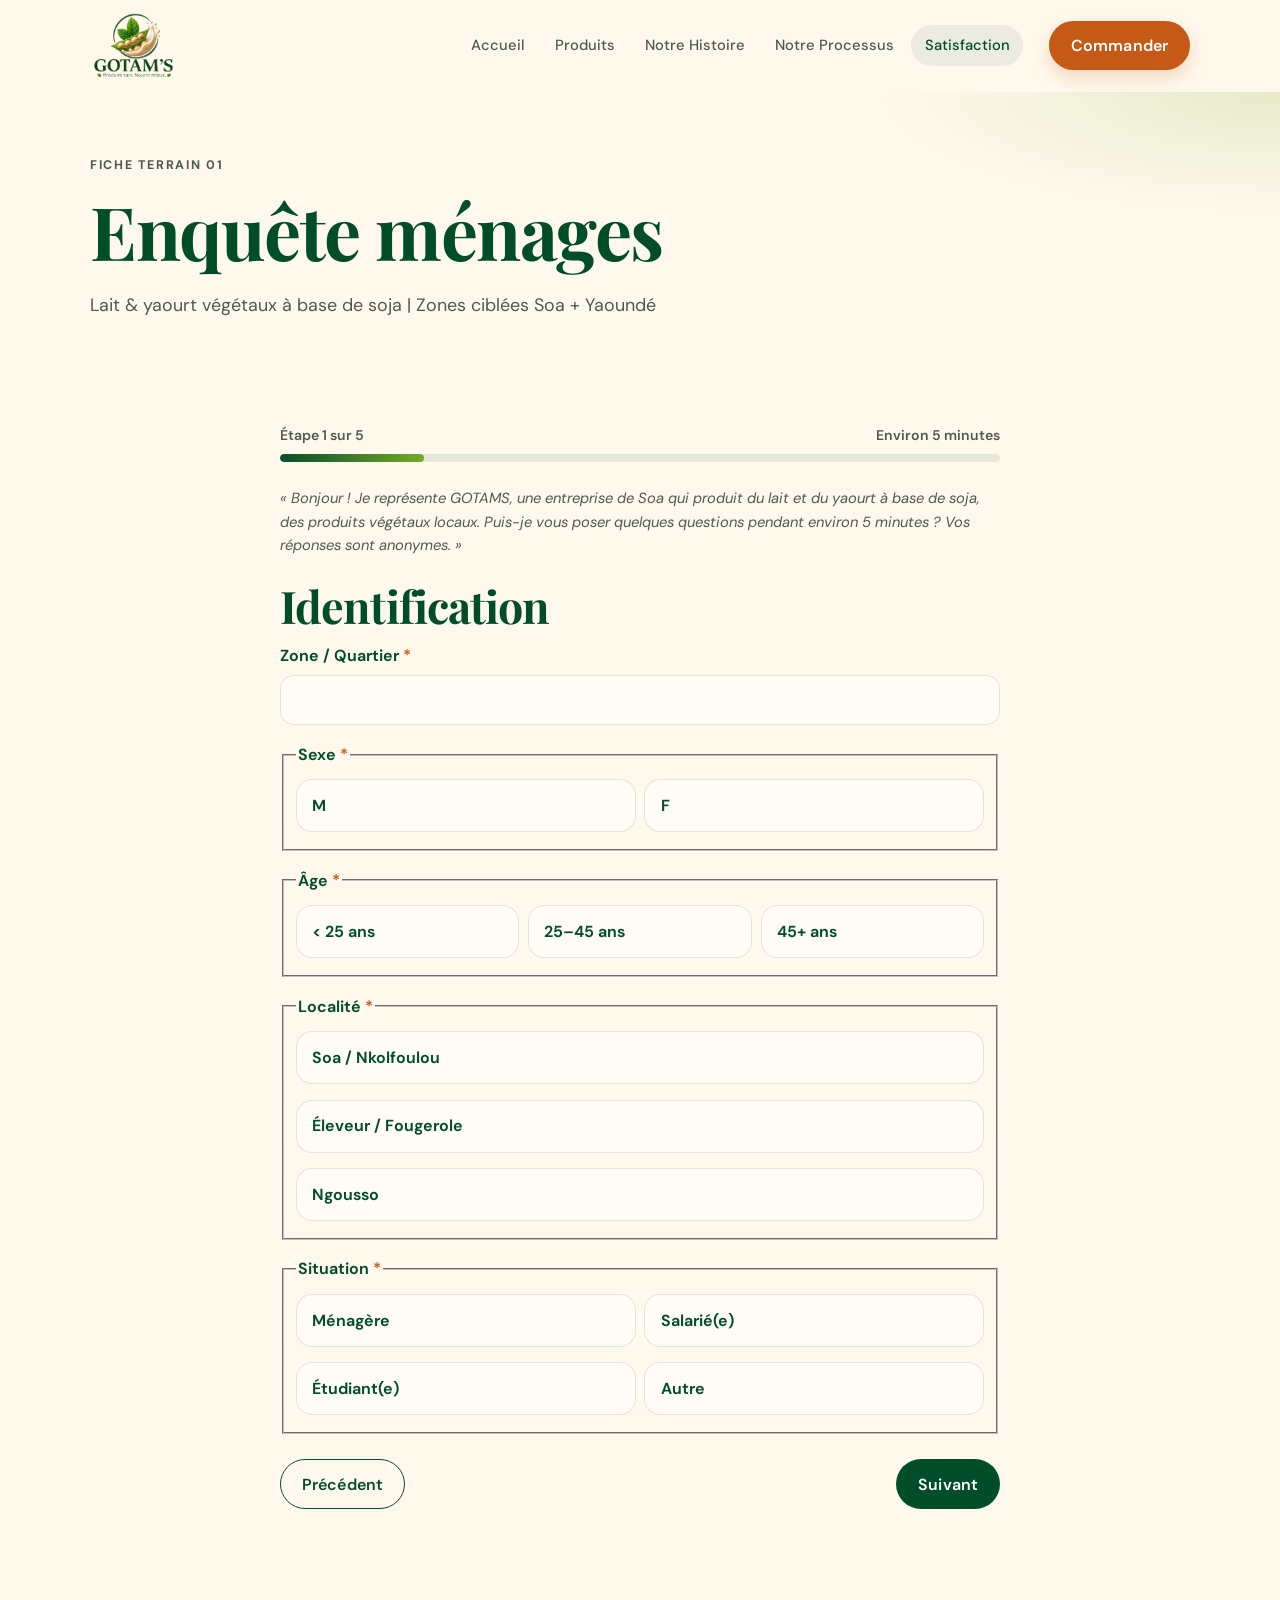
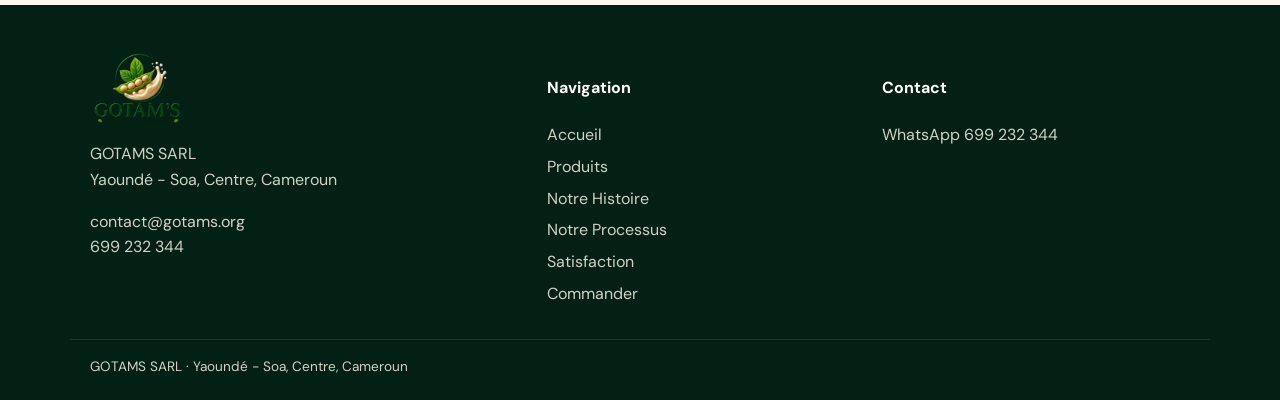
<file: pages/satisfaction/enquete-menages.html>
﻿<!doctype html>
<html lang="fr">
  <head>
    <meta charset="utf-8" />
    <meta name="viewport" content="width=device-width, initial-scale=1" />
    <title>Enquête ménages — GOTAM’S</title>
    <link rel="preconnect" href="https://fonts.googleapis.com" />
    <link rel="preconnect" href="https://fonts.gstatic.com" crossorigin />
    <link
      href="https://fonts.googleapis.com/css2?family=DM+Sans:ital,opsz,wght@0,9..40,400;0,9..40,500;0,9..40,600;0,9..40,700;1,9..40,400&family=Playfair+Display:wght@600;700&display=swap"
      rel="stylesheet"
    />
    <link rel="stylesheet" href="satisfaction.css" />
  </head>
  <body>
    <a class="skip-link" href="#contenu">Aller au contenu</a>
    <div class="page-progress" id="page-progress"></div>
    <header class="site-header">
      <div class="header-inner">
        <a class="brand" href="../../index.html"
          ><img
            src="../../assets/images/logo/logo.png"
            alt="GOTAM'S — Produire sain, Nourrir mieux."
        /></a>
        <nav class="nav-desktop" aria-label="Navigation principale">
          <a href="../../index.html">Accueil</a>
          <a href="../nos-produits/nos-produits.html">Produits</a>
          <a href="../notre-histoire/notre-histoire.html">Notre Histoire</a>
          <a href="../notre-processus/notre-processus.html">Notre Processus</a>
          <a class="is-active" href="../satisfaction/satisfaction.html"
            >Satisfaction</a
          >
        </nav>
        <a class="btn btn-accent" href="../commander/commander.html"
          >Commander</a
        >
        <button
          class="nav-toggle"
          type="button"
          aria-label="Ouvrir le menu"
          aria-expanded="false"
        >
          <span></span><span></span><span></span>
        </button>
      </div>
    </header>
    <nav class="nav-mobile" aria-label="Navigation mobile">
      <a href="../../index.html">Accueil</a>
      <a href="../nos-produits/nos-produits.html">Produits</a>
      <a href="../notre-histoire/notre-histoire.html">Notre Histoire</a>
      <a href="../notre-processus/notre-processus.html">Notre Processus</a>
      <a class="is-active" href="../satisfaction/satisfaction.html"
        >Satisfaction</a
      >
      <a class="btn btn-accent" href="../commander/commander.html"
        >Commander maintenant</a
      >
    </nav>

    <main id="contenu">
      <section class="page-hero">
        <div class="container">
          <p class="eyebrow">Fiche terrain 01</p>
          <h1>Enquête ménages</h1>
          <p class="lead">
            Lait &amp; yaourt végétaux à base de soja | Zones ciblées Soa +
            Yaoundé
          </p>
        </div>
      </section>

      <section class="section-tight">
        <div class="container survey-shell">
          <form data-survey-type="household" novalidate>
            <div class="progress-wrap">
              <div class="progress-meta">
                <span data-step-label>Étape 1 sur 5</span>
                <span>Environ 5 minutes</span>
              </div>
              <div class="progress-bar" aria-hidden="true"><span></span></div>
            </div>

            <section class="step-panel is-active">
              <p class="script-box">
                « Bonjour ! Je représente GOTAMS, une entreprise de Soa qui
                produit du lait et du yaourt à base de soja, des produits
                végétaux locaux. Puis-je vous poser quelques questions pendant
                environ 5 minutes ? Vos réponses sont anonymes. »
              </p>
              <h2>Identification</h2>
              <div class="field">
                <label for="zone"
                  >Zone / Quartier <span class="req">*</span></label
                >
                <input
                  class="input"
                  id="zone"
                  name="zone"
                  data-required="true"
                />
                <p class="error-msg">Indiquez la zone ou le quartier.</p>
              </div>
              <fieldset class="field">
                <legend class="label">Sexe <span class="req">*</span></legend>
                <div class="choice-grid cols-2">
                  <label class="choice"
                    ><input
                      type="radio"
                      name="sexe"
                      value="M"
                      data-required="true"
                    /><span>M</span></label
                  >
                  <label class="choice"
                    ><input type="radio" name="sexe" value="F" /><span
                      >F</span
                    ></label
                  >
                </div>
                <p class="error-msg">Sélectionnez une option.</p>
              </fieldset>
              <fieldset class="field">
                <legend class="label">Âge <span class="req">*</span></legend>
                <div class="choice-grid cols-3">
                  <label class="choice"
                    ><input
                      type="radio"
                      name="age"
                      value="< 25 ans"
                      data-required="true"
                    /><span>&lt; 25 ans</span></label
                  >
                  <label class="choice"
                    ><input type="radio" name="age" value="25–45 ans" /><span
                      >25–45 ans</span
                    ></label
                  >
                  <label class="choice"
                    ><input type="radio" name="age" value="45+ ans" /><span
                      >45+ ans</span
                    ></label
                  >
                </div>
                <p class="error-msg">Sélectionnez une option.</p>
              </fieldset>
              <fieldset class="field">
                <legend class="label">
                  Localité <span class="req">*</span>
                </legend>
                <div class="choice-grid">
                  <label class="choice"
                    ><input
                      type="radio"
                      name="localite"
                      value="Soa / Nkolfoulou"
                      data-required="true"
                    /><span>Soa / Nkolfoulou</span></label
                  >
                  <label class="choice"
                    ><input
                      type="radio"
                      name="localite"
                      value="Éleveur / Fougerole"
                    /><span>Éleveur / Fougerole</span></label
                  >
                  <label class="choice"
                    ><input type="radio" name="localite" value="Ngousso" /><span
                      >Ngousso</span
                    ></label
                  >
                </div>
                <p class="error-msg">Sélectionnez une option.</p>
              </fieldset>
              <fieldset class="field">
                <legend class="label">
                  Situation <span class="req">*</span>
                </legend>
                <div class="choice-grid cols-2">
                  <label class="choice"
                    ><input
                      type="radio"
                      name="situation"
                      value="Ménagère"
                      data-required="true"
                    /><span>Ménagère</span></label
                  >
                  <label class="choice"
                    ><input
                      type="radio"
                      name="situation"
                      value="Salarié(e)"
                    /><span>Salarié(e)</span></label
                  >
                  <label class="choice"
                    ><input
                      type="radio"
                      name="situation"
                      value="Étudiant(e)"
                    /><span>Étudiant(e)</span></label
                  >
                  <label class="choice"
                    ><input type="radio" name="situation" value="Autre" /><span
                      >Autre</span
                    ></label
                  >
                </div>
                <p class="error-msg">Sélectionnez une option.</p>
              </fieldset>
              <div class="field is-hidden js-conditional" data-situation-other>
                <label for="situation_autre">Autre : précisez</label>
                <input
                  class="input"
                  id="situation_autre"
                  name="situation_autre"
                />
              </div>
            </section>

            <section class="step-panel">
              <h2>Consommation actuelle</h2>
              <fieldset class="field">
                <legend class="label">
                  Q1. Consommez-vous du lait régulièrement ?
                  <span class="req">*</span>
                </legend>
                <div class="choice-grid">
                  <label class="choice"
                    ><input
                      type="radio"
                      name="q1_lait"
                      value="Oui, tous les jours"
                      data-required="true"
                    /><span>Oui, tous les jours</span></label
                  >
                  <label class="choice"
                    ><input
                      type="radio"
                      name="q1_lait"
                      value="Oui, parfois"
                    /><span>Oui, parfois</span></label
                  >
                  <label class="choice"
                    ><input type="radio" name="q1_lait" value="Non" /><span
                      >Non → passer à Q4</span
                    ></label
                  >
                </div>
                <p class="error-msg">Sélectionnez une option.</p>
              </fieldset>
              <div class="js-conditional" data-show-if-milk>
                <fieldset class="field">
                  <legend class="label">
                    Q2. Quel type de lait achetez-vous ?
                  </legend>
                  <div class="choice-grid">
                    <label class="choice"
                      ><input
                        type="radio"
                        name="q2_type"
                        value="Lait en poudre importé (Nido, Peak…)"
                      /><span>Lait en poudre importé (Nido, Peak…)</span></label
                    >
                    <label class="choice"
                      ><input
                        type="radio"
                        name="q2_type"
                        value="Lait frais de vache (informel)"
                      /><span>Lait frais de vache (informel)</span></label
                    >
                    <label class="choice"
                      ><input
                        type="radio"
                        name="q2_type"
                        value="Lait de soja (déjà)"
                      /><span>Lait de soja (déjà)</span></label
                    >
                    <label class="choice"
                      ><input type="radio" name="q2_type" value="Autre" /><span
                        >Autre</span
                      ></label
                    >
                  </div>
                </fieldset>
                <div class="field">
                  <label for="q2_autre">Autre : précisez</label>
                  <input class="input" id="q2_autre" name="q2_autre" />
                </div>
                <fieldset class="field">
                  <legend class="label">
                    Q3. Avez-vous des gênes digestives avec le lait de vache ?
                  </legend>
                  <div class="choice-grid">
                    <label class="choice"
                      ><input
                        type="radio"
                        name="q3_genes"
                        value="Oui, souvent (ballonnements, diarrhées…)"
                      /><span
                        >Oui, souvent (ballonnements, diarrhées…)</span
                      ></label
                    >
                    <label class="choice"
                      ><input
                        type="radio"
                        name="q3_genes"
                        value="Parfois"
                      /><span>Parfois</span></label
                    >
                    <label class="choice"
                      ><input type="radio" name="q3_genes" value="Non" /><span
                        >Non</span
                      ></label
                    >
                  </div>
                </fieldset>
              </div>
              <fieldset class="field">
                <legend class="label">
                  Q4. Taille du foyer <span class="req">*</span>
                </legend>
                <div class="choice-grid cols-3">
                  <label class="choice"
                    ><input
                      type="radio"
                      name="q4_foyer"
                      value="1–2 personnes"
                      data-required="true"
                    /><span>1–2 personnes</span></label
                  >
                  <label class="choice"
                    ><input
                      type="radio"
                      name="q4_foyer"
                      value="3–5 personnes"
                    /><span>3–5 personnes</span></label
                  >
                  <label class="choice"
                    ><input
                      type="radio"
                      name="q4_foyer"
                      value="6+ personnes"
                    /><span>6+ personnes</span></label
                  >
                </div>
                <p class="error-msg">Sélectionnez une option.</p>
              </fieldset>
              <h3>
                Q5. À combien achetez-vous habituellement le lait et/ou le
                yaourt que vous consommez ?
              </h3>
              <p class="hint">
                Noter le prix réellement payé aujourd’hui, avant de demander le
                prix jugé acceptable pour un produit GOTAMS.
              </p>
              <div class="table-like">
                <div class="row">
                  <strong>Lait</strong>
                  <div class="field">
                    <label for="lait_marque">Produit / marque consommé(e)</label
                    ><input class="input" id="lait_marque" name="lait_marque" />
                  </div>
                  <div class="field">
                    <label for="lait_format">Format / volume habituel</label
                    ><input class="input" id="lait_format" name="lait_format" />
                  </div>
                  <div class="field">
                    <label for="lait_prix">Prix payé (FCFA)</label
                    ><input
                      class="input"
                      id="lait_prix"
                      name="lait_prix"
                      inputmode="numeric"
                    />
                  </div>
                </div>
                <div class="row">
                  <strong>Yaourt</strong>
                  <div class="field">
                    <label for="yaourt_marque"
                      >Produit / marque consommé(e)</label
                    ><input
                      class="input"
                      id="yaourt_marque"
                      name="yaourt_marque"
                    />
                  </div>
                  <div class="field">
                    <label for="yaourt_format">Format / volume habituel</label
                    ><input
                      class="input"
                      id="yaourt_format"
                      name="yaourt_format"
                    />
                  </div>
                  <div class="field">
                    <label for="yaourt_prix">Prix payé (FCFA)</label
                    ><input
                      class="input"
                      id="yaourt_prix"
                      name="yaourt_prix"
                      inputmode="numeric"
                    />
                  </div>
                </div>
              </div>
            </section>

            <section class="step-panel">
              <h2>Intérêt pour les produits GOTAMS</h2>
              <fieldset class="field">
                <legend class="label">
                  Q6. Avez-vous déjà consommé du lait de soja ?
                  <span class="req">*</span>
                </legend>
                <div class="choice-grid">
                  <label class="choice"
                    ><input
                      type="radio"
                      name="q6_soja"
                      value="Oui, régulièrement"
                      data-required="true"
                    /><span>Oui, régulièrement</span></label
                  >
                  <label class="choice"
                    ><input
                      type="radio"
                      name="q6_soja"
                      value="J’ai déjà essayé"
                    /><span>J’ai déjà essayé</span></label
                  >
                  <label class="choice"
                    ><input
                      type="radio"
                      name="q6_soja"
                      value="Non, jamais"
                    /><span>Non, jamais</span></label
                  >
                </div>
                <p class="error-msg">Sélectionnez une option.</p>
              </fieldset>
              <fieldset class="field">
                <legend class="label">
                  Q7. Seriez-vous prêt(e) à acheter du lait / yaourt de soja
                  local ? <span class="req">*</span>
                </legend>
                <div class="choice-grid">
                  <label class="choice"
                    ><input
                      type="radio"
                      name="q7_interet"
                      value="Oui, certainement"
                      data-required="true"
                    /><span>Oui, certainement</span></label
                  >
                  <label class="choice"
                    ><input
                      type="radio"
                      name="q7_interet"
                      value="Oui, si le prix est correct"
                    /><span>Oui, si le prix est correct</span></label
                  >
                  <label class="choice"
                    ><input
                      type="radio"
                      name="q7_interet"
                      value="Peut-être"
                    /><span>Peut-être</span></label
                  >
                  <label class="choice"
                    ><input type="radio" name="q7_interet" value="Non" /><span
                      >Non</span
                    ></label
                  >
                </div>
                <p class="error-msg">Sélectionnez une option.</p>
              </fieldset>
            </section>

            <section class="step-panel">
              <h2>Dégustation &amp; prix acceptable</h2>
              <p class="hint">
                Section E — si échantillons disponibles. Vous pouvez passer si
                aucune dégustation n’a eu lieu.
              </p>
              <h3>Lait de soja</h3>
              <fieldset class="field">
                <legend class="label">Goût (1=mauvais → 5=excellent)</legend>
                <div class="score">
                  <label
                    ><input
                      type="radio"
                      name="deg_lait_gout"
                      value="1"
                    />1</label
                  >
                  <label
                    ><input
                      type="radio"
                      name="deg_lait_gout"
                      value="2"
                    />2</label
                  >
                  <label
                    ><input
                      type="radio"
                      name="deg_lait_gout"
                      value="3"
                    />3</label
                  >
                  <label
                    ><input
                      type="radio"
                      name="deg_lait_gout"
                      value="4"
                    />4</label
                  >
                  <label
                    ><input
                      type="radio"
                      name="deg_lait_gout"
                      value="5"
                    />5</label
                  >
                </div>
              </fieldset>
              <fieldset class="field">
                <legend class="label">Texture (1–5)</legend>
                <div class="score">
                  <label
                    ><input
                      type="radio"
                      name="deg_lait_texture"
                      value="1"
                    />1</label
                  >
                  <label
                    ><input
                      type="radio"
                      name="deg_lait_texture"
                      value="2"
                    />2</label
                  >
                  <label
                    ><input
                      type="radio"
                      name="deg_lait_texture"
                      value="3"
                    />3</label
                  >
                  <label
                    ><input
                      type="radio"
                      name="deg_lait_texture"
                      value="4"
                    />4</label
                  >
                  <label
                    ><input
                      type="radio"
                      name="deg_lait_texture"
                      value="5"
                    />5</label
                  >
                </div>
              </fieldset>
              <fieldset class="field">
                <legend class="label">Achèterait ?</legend>
                <div class="choice-grid cols-2">
                  <label class="choice"
                    ><input
                      type="radio"
                      name="deg_lait_achat"
                      value="Oui"
                    /><span>Oui</span></label
                  >
                  <label class="choice"
                    ><input
                      type="radio"
                      name="deg_lait_achat"
                      value="Non"
                    /><span>Non</span></label
                  >
                </div>
              </fieldset>
              <div class="field">
                <label for="deg_lait_com">Commentaire</label>
                <textarea
                  class="textarea"
                  id="deg_lait_com"
                  name="deg_lait_com"
                ></textarea>
              </div>
              <h3>Yaourt de soja</h3>
              <fieldset class="field">
                <legend class="label">Goût (1=mauvais → 5=excellent)</legend>
                <div class="score">
                  <label
                    ><input
                      type="radio"
                      name="deg_yaourt_gout"
                      value="1"
                    />1</label
                  >
                  <label
                    ><input
                      type="radio"
                      name="deg_yaourt_gout"
                      value="2"
                    />2</label
                  >
                  <label
                    ><input
                      type="radio"
                      name="deg_yaourt_gout"
                      value="3"
                    />3</label
                  >
                  <label
                    ><input
                      type="radio"
                      name="deg_yaourt_gout"
                      value="4"
                    />4</label
                  >
                  <label
                    ><input
                      type="radio"
                      name="deg_yaourt_gout"
                      value="5"
                    />5</label
                  >
                </div>
              </fieldset>
              <fieldset class="field">
                <legend class="label">Texture (1–5)</legend>
                <div class="score">
                  <label
                    ><input
                      type="radio"
                      name="deg_yaourt_texture"
                      value="1"
                    />1</label
                  >
                  <label
                    ><input
                      type="radio"
                      name="deg_yaourt_texture"
                      value="2"
                    />2</label
                  >
                  <label
                    ><input
                      type="radio"
                      name="deg_yaourt_texture"
                      value="3"
                    />3</label
                  >
                  <label
                    ><input
                      type="radio"
                      name="deg_yaourt_texture"
                      value="4"
                    />4</label
                  >
                  <label
                    ><input
                      type="radio"
                      name="deg_yaourt_texture"
                      value="5"
                    />5</label
                  >
                </div>
              </fieldset>
              <fieldset class="field">
                <legend class="label">Achèterait ?</legend>
                <div class="choice-grid cols-2">
                  <label class="choice"
                    ><input
                      type="radio"
                      name="deg_yaourt_achat"
                      value="Oui"
                    /><span>Oui</span></label
                  >
                  <label class="choice"
                    ><input
                      type="radio"
                      name="deg_yaourt_achat"
                      value="Non"
                    /><span>Non</span></label
                  >
                </div>
              </fieldset>
              <div class="field">
                <label for="deg_yaourt_com">Commentaire</label>
                <textarea
                  class="textarea"
                  id="deg_yaourt_com"
                  name="deg_yaourt_com"
                ></textarea>
              </div>
              <fieldset class="field">
                <legend class="label">
                  Q8. Lait de soja — bouteille 0,5 L <span class="req">*</span>
                </legend>
                <div class="choice-grid">
                  <label class="choice"
                    ><input
                      type="radio"
                      name="q8_prix"
                      value="< 250 FCFA"
                      data-required="true"
                    /><span>&lt; 250 FCFA</span></label
                  >
                  <label class="choice"
                    ><input
                      type="radio"
                      name="q8_prix"
                      value="250–350 FCFA"
                    /><span>250–350 FCFA</span></label
                  >
                  <label class="choice"
                    ><input
                      type="radio"
                      name="q8_prix"
                      value="350–500 FCFA"
                    /><span>350–500 FCFA</span></label
                  >
                  <label class="choice"
                    ><input
                      type="radio"
                      name="q8_prix"
                      value="> 500 FCFA"
                    /><span>&gt; 500 FCFA</span></label
                  >
                  <label class="choice"
                    ><input
                      type="radio"
                      name="q8_prix"
                      value="N’achèterait pas"
                    /><span>N’achèterait pas</span></label
                  >
                </div>
                <p class="error-msg">Sélectionnez une option.</p>
              </fieldset>
              <fieldset class="field">
                <legend class="label">
                  Q9. Lait de soja — bouteille 1 L <span class="req">*</span>
                </legend>
                <div class="choice-grid">
                  <label class="choice"
                    ><input
                      type="radio"
                      name="q9_prix"
                      value="< 500 FCFA"
                      data-required="true"
                    /><span>&lt; 500 FCFA</span></label
                  >
                  <label class="choice"
                    ><input
                      type="radio"
                      name="q9_prix"
                      value="500–700 FCFA"
                    /><span>500–700 FCFA</span></label
                  >
                  <label class="choice"
                    ><input
                      type="radio"
                      name="q9_prix"
                      value="700–1 000 FCFA"
                    /><span>700–1 000 FCFA</span></label
                  >
                  <label class="choice"
                    ><input
                      type="radio"
                      name="q9_prix"
                      value="> 1 000 FCFA"
                    /><span>&gt; 1 000 FCFA</span></label
                  >
                  <label class="choice"
                    ><input
                      type="radio"
                      name="q9_prix"
                      value="N’achèterait pas"
                    /><span>N’achèterait pas</span></label
                  >
                </div>
                <p class="error-msg">Sélectionnez une option.</p>
              </fieldset>
              <fieldset class="field">
                <legend class="label">
                  Q10. Yaourt de soja — bouteille 0,5 L
                  <span class="req">*</span>
                </legend>
                <div class="choice-grid">
                  <label class="choice"
                    ><input
                      type="radio"
                      name="q10_prix"
                      value="< 300 FCFA"
                      data-required="true"
                    /><span>&lt; 300 FCFA</span></label
                  >
                  <label class="choice"
                    ><input
                      type="radio"
                      name="q10_prix"
                      value="300–500 FCFA"
                    /><span>300–500 FCFA</span></label
                  >
                  <label class="choice"
                    ><input
                      type="radio"
                      name="q10_prix"
                      value="500–600 FCFA"
                    /><span>500–600 FCFA</span></label
                  >
                  <label class="choice"
                    ><input
                      type="radio"
                      name="q10_prix"
                      value="> 600 FCFA"
                    /><span>&gt; 600 FCFA</span></label
                  >
                  <label class="choice"
                    ><input
                      type="radio"
                      name="q10_prix"
                      value="N’achèterait pas"
                    /><span>N’achèterait pas</span></label
                  >
                </div>
                <p class="error-msg">Sélectionnez une option.</p>
              </fieldset>
            </section>

            <section class="step-panel">
              <h2>Canal d’achat &amp; suivi</h2>
              <fieldset class="field">
                <legend class="label">
                  Q11. Où préféreriez-vous acheter les produits GOTAMS ?
                  <span class="req">*</span>
                </legend>
                <div class="choice-grid">
                  <label class="choice"
                    ><input
                      type="radio"
                      name="q11_canal"
                      value="Boutique de quartier"
                      data-required="true"
                    /><span>Boutique de quartier</span></label
                  >
                  <label class="choice"
                    ><input type="radio" name="q11_canal" value="Marché" /><span
                      >Marché</span
                    ></label
                  >
                  <label class="choice"
                    ><input
                      type="radio"
                      name="q11_canal"
                      value="Livraison / commande WhatsApp"
                    /><span>Livraison / commande WhatsApp</span></label
                  >
                  <label class="choice"
                    ><input
                      type="radio"
                      name="q11_canal"
                      value="Supermarché"
                    /><span>Supermarché</span></label
                  >
                  <label class="choice"
                    ><input type="radio" name="q11_canal" value="Autre" /><span
                      >Autre</span
                    ></label
                  >
                </div>
                <p class="error-msg">Sélectionnez une option.</p>
              </fieldset>
              <div class="field">
                <label for="q11_autre">Autre : précisez</label>
                <input class="input" id="q11_autre" name="q11_autre" />
              </div>
              <fieldset class="field">
                <legend class="label">
                  Accord de suivi <span class="req">*</span>
                </legend>
                <p class="hint">
                  Contact, uniquement si la personne accepte d’être recontactée.
                </p>
                <div class="choice-grid cols-2">
                  <label class="choice"
                    ><input
                      type="radio"
                      name="accord_suivi"
                      value="Oui"
                      data-required="true"
                    /><span>Oui</span></label
                  >
                  <label class="choice"
                    ><input type="radio" name="accord_suivi" value="Non" /><span
                      >Non</span
                    ></label
                  >
                </div>
                <p class="error-msg">Sélectionnez une option.</p>
              </fieldset>
              <div class="js-conditional is-hidden" data-show-if-follow>
                <div class="field">
                  <label for="nom">Nom</label>
                  <input class="input" id="nom" name="nom" />
                </div>
                <div class="field">
                  <label for="telephone">Téléphone / WhatsApp</label>
                  <input class="input" id="telephone" name="telephone" />
                </div>
              </div>
              <p class="note">
                Les produits GOTAMS présentés dans cette enquête sont des
                produits végétaux à base de soja.
              </p>
            </section>

            <div class="form-nav">
              <button class="btn btn-outline" type="button" data-prev>
                Précédent
              </button>
              <button class="btn btn-primary" type="button" data-next>
                Suivant
              </button>
            </div>
          </form>

          <div class="success-card card is-hidden" id="survey-success">
            <div class="big">✓</div>
            <h2>Enquête enregistrée</h2>
            <p>Identifiant : <strong data-survey-id></strong></p>
            <p>
              Les réponses sont stockées localement sur cet appareil
              (démonstration). Vous pouvez les exporter depuis la page
              Satisfaction.
            </p>
            <a class="btn btn-primary" href="../satisfaction/satisfaction.html"
              >Retour aux enquêtes</a
            >
          </div>
        </div>
      </section>
    </main>

    <footer class="site-footer">
      <div class="container footer-grid">
        <div class="footer-brand">
          <img src="../../assets/images/logo/logo.png" alt="GOTAM'S" />
          <p>GOTAMS SARL<br />Yaoundé - Soa, Centre, Cameroun</p>
          <p>
            <a href="mailto:contact@gotams.org">contact@gotams.org</a><br /><a
              href="https://wa.me/237699232344"
              >699 232 344</a
            >
          </p>
        </div>
        <div>
          <h4>Navigation</h4>
          <div class="footer-links">
            <a href="../../index.html">Accueil</a>
            <a href="../nos-produits/nos-produits.html">Produits</a>
            <a href="../notre-histoire/notre-histoire.html">Notre Histoire</a>
            <a href="../notre-processus/notre-processus.html"
              >Notre Processus</a
            >
            <a href="../satisfaction/satisfaction.html">Satisfaction</a>
            <a href="../commander/commander.html">Commander</a>
          </div>
        </div>
        <div>
          <h4>Contact</h4>
          <p><a href="https://wa.me/237699232344">WhatsApp 699 232 344</a></p>
        </div>
      </div>
      <div class="container footer-bottom">
        GOTAMS SARL · Yaoundé - Soa, Centre, Cameroun
      </div>
    </footer>
    <div class="toast" id="toast" role="status"></div>
    <script src="../../assets/js/global.js"></script>
    <script src="satisfaction.js"></script>
  </body>
</html>
</file>
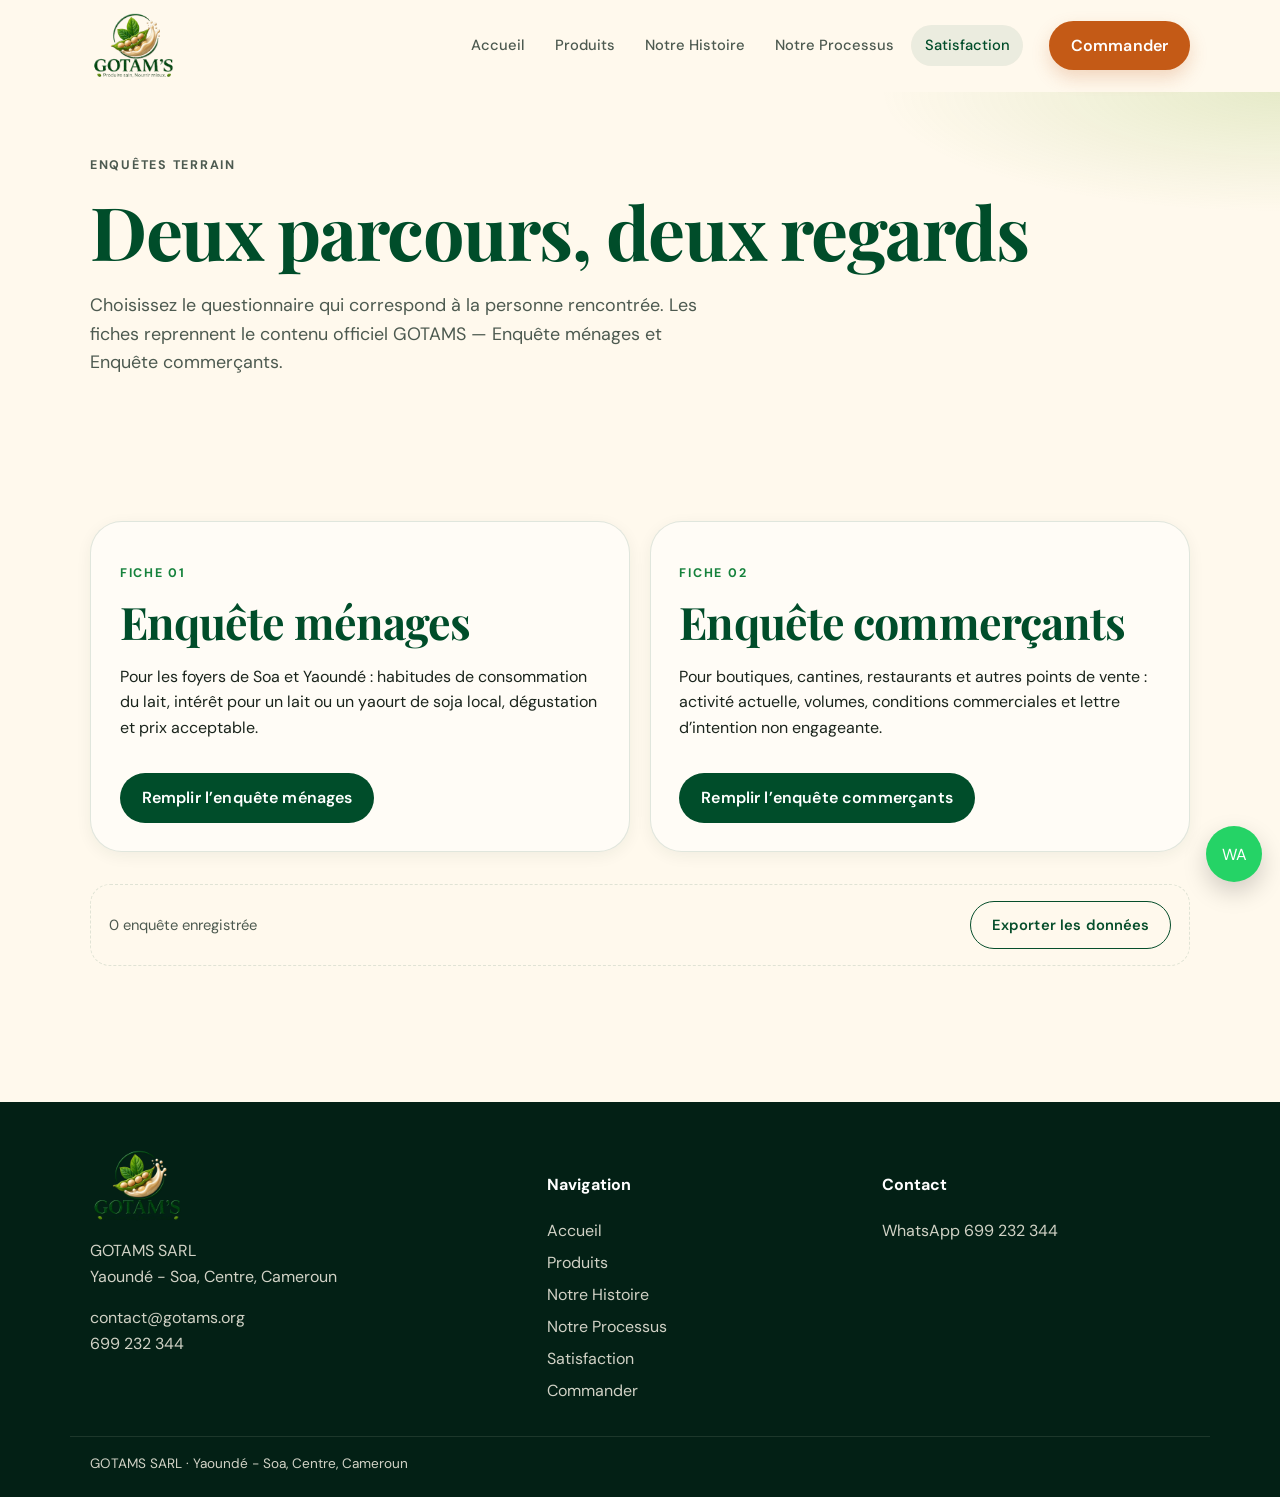
<file: pages/satisfaction/satisfaction.html>
﻿<!doctype html>
<html lang="fr">
  <head>
    <meta charset="utf-8" />
    <meta name="viewport" content="width=device-width, initial-scale=1" />
    <title>Satisfaction — GOTAM’S</title>
    <link rel="preconnect" href="https://fonts.googleapis.com" />
    <link rel="preconnect" href="https://fonts.gstatic.com" crossorigin />
    <link
      href="https://fonts.googleapis.com/css2?family=DM+Sans:ital,opsz,wght@0,9..40,400;0,9..40,500;0,9..40,600;0,9..40,700;1,9..40,400&family=Playfair+Display:wght@600;700&display=swap"
      rel="stylesheet"
    />
    <link rel="stylesheet" href="satisfaction.css" />
  </head>
  <body>
    <a class="skip-link" href="#contenu">Aller au contenu</a>
    <div class="page-progress" id="page-progress"></div>
    <header class="site-header">
      <div class="header-inner">
        <a class="brand" href="../../index.html"
          ><img
            src="../../assets/images/logo/logo.png"
            alt="GOTAM'S — Produire sain, Nourrir mieux."
        /></a>
        <nav class="nav-desktop" aria-label="Navigation principale">
          <a href="../../index.html">Accueil</a>
          <a href="../nos-produits/nos-produits.html">Produits</a>
          <a href="../notre-histoire/notre-histoire.html">Notre Histoire</a>
          <a href="../notre-processus/notre-processus.html">Notre Processus</a>
          <a class="is-active" href="../satisfaction/satisfaction.html"
            >Satisfaction</a
          >
        </nav>
        <a class="btn btn-accent" href="../commander/commander.html"
          >Commander</a
        >
        <button
          class="nav-toggle"
          type="button"
          aria-label="Ouvrir le menu"
          aria-expanded="false"
        >
          <span></span><span></span><span></span>
        </button>
      </div>
    </header>
    <nav class="nav-mobile" aria-label="Navigation mobile">
      <a href="../../index.html">Accueil</a>
      <a href="../nos-produits/nos-produits.html">Produits</a>
      <a href="../notre-histoire/notre-histoire.html">Notre Histoire</a>
      <a href="../notre-processus/notre-processus.html">Notre Processus</a>
      <a class="is-active" href="../satisfaction/satisfaction.html"
        >Satisfaction</a
      >
      <a class="btn btn-accent" href="../commander/commander.html"
        >Commander maintenant</a
      >
    </nav>

    <main id="contenu">
      <section class="page-hero">
        <div class="container">
          <p class="eyebrow">Enquêtes terrain</p>
          <h1>Deux parcours, deux regards</h1>
          <p class="lead">
            Choisissez le questionnaire qui correspond à la personne rencontrée.
            Les fiches reprennent le contenu officiel GOTAMS — Enquête ménages
            et Enquête commerçants.
          </p>
        </div>
      </section>

      <section class="section">
        <div class="container survey-choice">
          <a class="choice-card reveal" href="enquete-menages.html">
            <p class="eyebrow">Fiche 01</p>
            <h2>Enquête ménages</h2>
            <p>
              Pour les foyers de Soa et Yaoundé : habitudes de consommation du
              lait, intérêt pour un lait ou un yaourt de soja local, dégustation
              et prix acceptable.
            </p>
            <span class="btn btn-primary" style="margin-top: 1rem"
              >Remplir l’enquête ménages</span
            >
          </a>
          <a class="choice-card reveal" href="enquete-commercants.html">
            <p class="eyebrow">Fiche 02</p>
            <h2>Enquête commerçants</h2>
            <p>
              Pour boutiques, cantines, restaurants et autres points de vente :
              activité actuelle, volumes, conditions commerciales et lettre
              d’intention non engageante.
            </p>
            <span class="btn btn-primary" style="margin-top: 1rem"
              >Remplir l’enquête commerçants</span
            >
          </a>
        </div>
        <div class="container">
          <div class="export-bar">
            <span id="survey-count">0 enquête enregistrée</span>
            <button class="btn btn-outline" type="button" id="export-surveys">
              Exporter les données
            </button>
          </div>
        </div>
      </section>
    </main>

    <footer class="site-footer">
      <div class="container footer-grid">
        <div class="footer-brand">
          <img src="../../assets/images/logo/logo.png" alt="GOTAM'S" />
          <p>GOTAMS SARL<br />Yaoundé - Soa, Centre, Cameroun</p>
          <p>
            <a href="mailto:contact@gotams.org">contact@gotams.org</a><br /><a
              href="https://wa.me/237699232344"
              >699 232 344</a
            >
          </p>
        </div>
        <div>
          <h4>Navigation</h4>
          <div class="footer-links">
            <a href="../../index.html">Accueil</a>
            <a href="../nos-produits/nos-produits.html">Produits</a>
            <a href="../notre-histoire/notre-histoire.html">Notre Histoire</a>
            <a href="../notre-processus/notre-processus.html"
              >Notre Processus</a
            >
            <a href="../satisfaction/satisfaction.html">Satisfaction</a>
            <a href="../commander/commander.html">Commander</a>
          </div>
        </div>
        <div>
          <h4>Contact</h4>
          <p><a href="https://wa.me/237699232344">WhatsApp 699 232 344</a></p>
        </div>
      </div>
      <div class="container footer-bottom">
        GOTAMS SARL · Yaoundé - Soa, Centre, Cameroun
      </div>
    </footer>
    <a
      class="wa-fab"
      href="https://wa.me/237699232344"
      aria-label="Écrire sur WhatsApp"
      >WA</a
    >
    <div class="toast" id="toast" role="status"></div>
    <script src="../../assets/js/global.js"></script>
    <script src="satisfaction.js"></script>
  </body>
</html>
</file>
<file: accueil/accueil.css>
﻿@import url("../assets/css/global.css");
</file>
<file: pages/agro-premium-organic/agro-premium-organic.css>
﻿@import url("../../assets/css/global.css");
</file>
<file: pages/commander/commander.css>
.leaf-edge {
            border-left: 4px solid #2E7D32; /* Using explicit hex for this specific design token rule */
            padding-left: 24px;
        }
</file>
<file: pages/nos-produits/nos-produits.css>
﻿@import url("../../assets/css/global.css");
</file>
<file: pages/notre-histoire/notre-histoire.css>
﻿@import url("../../assets/css/global.css");
</file>
<file: pages/notre-processus/notre-processus.css>
﻿@import url("../../assets/css/global.css");
</file>
<file: pages/satisfaction/satisfaction.css>
﻿@import url("../../assets/css/global.css");
</file>
